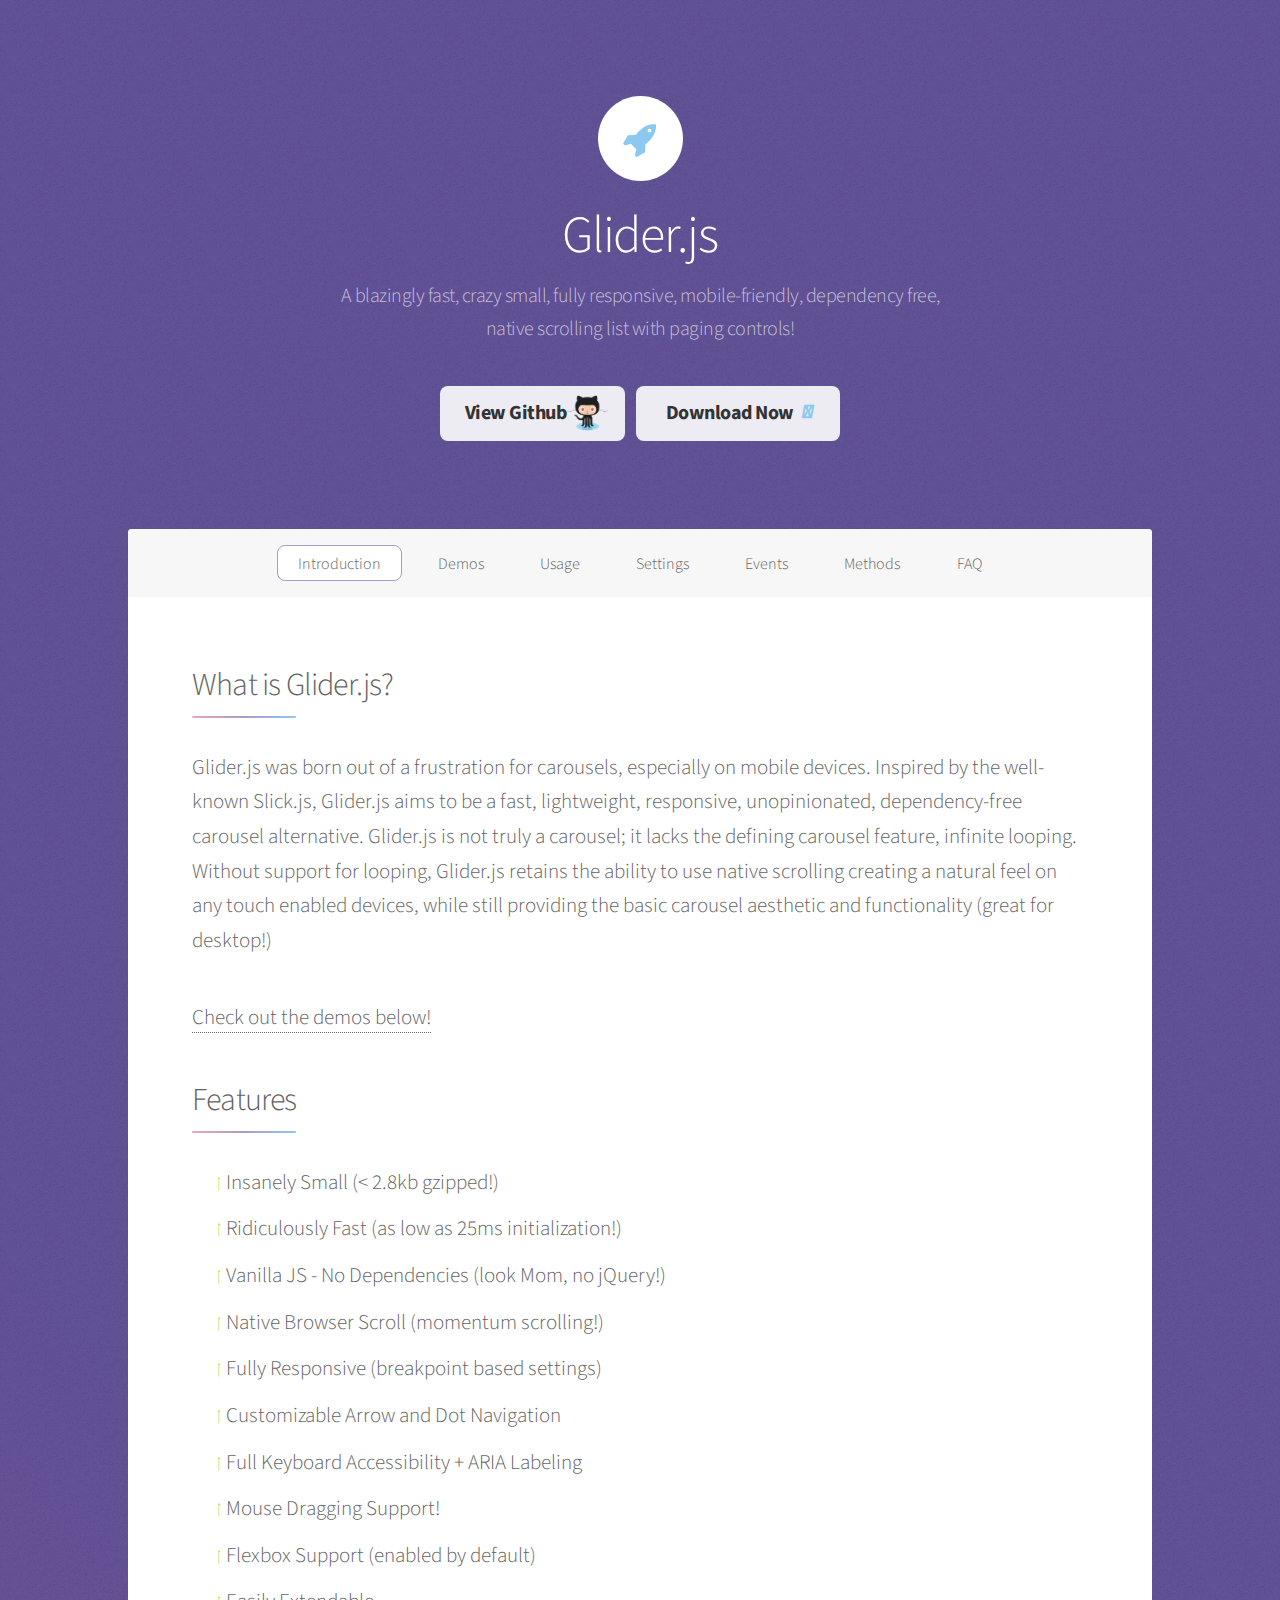
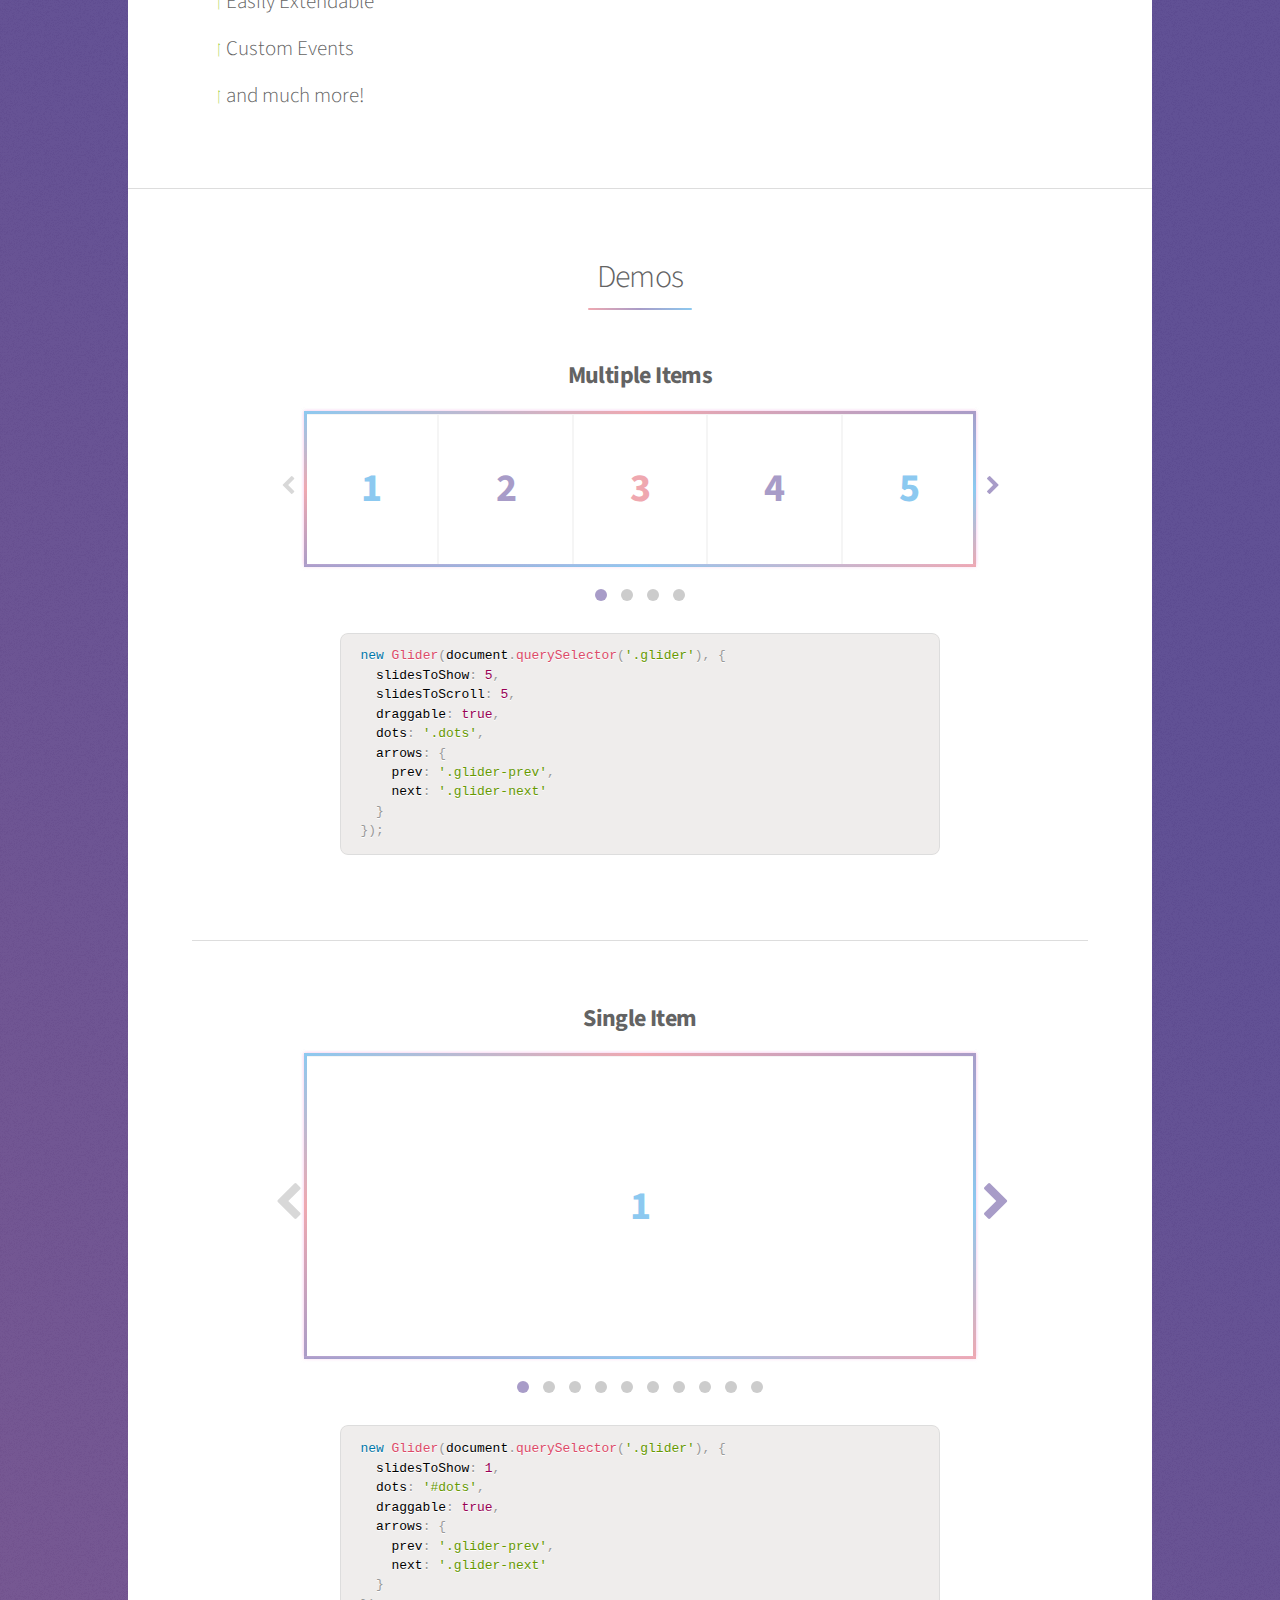
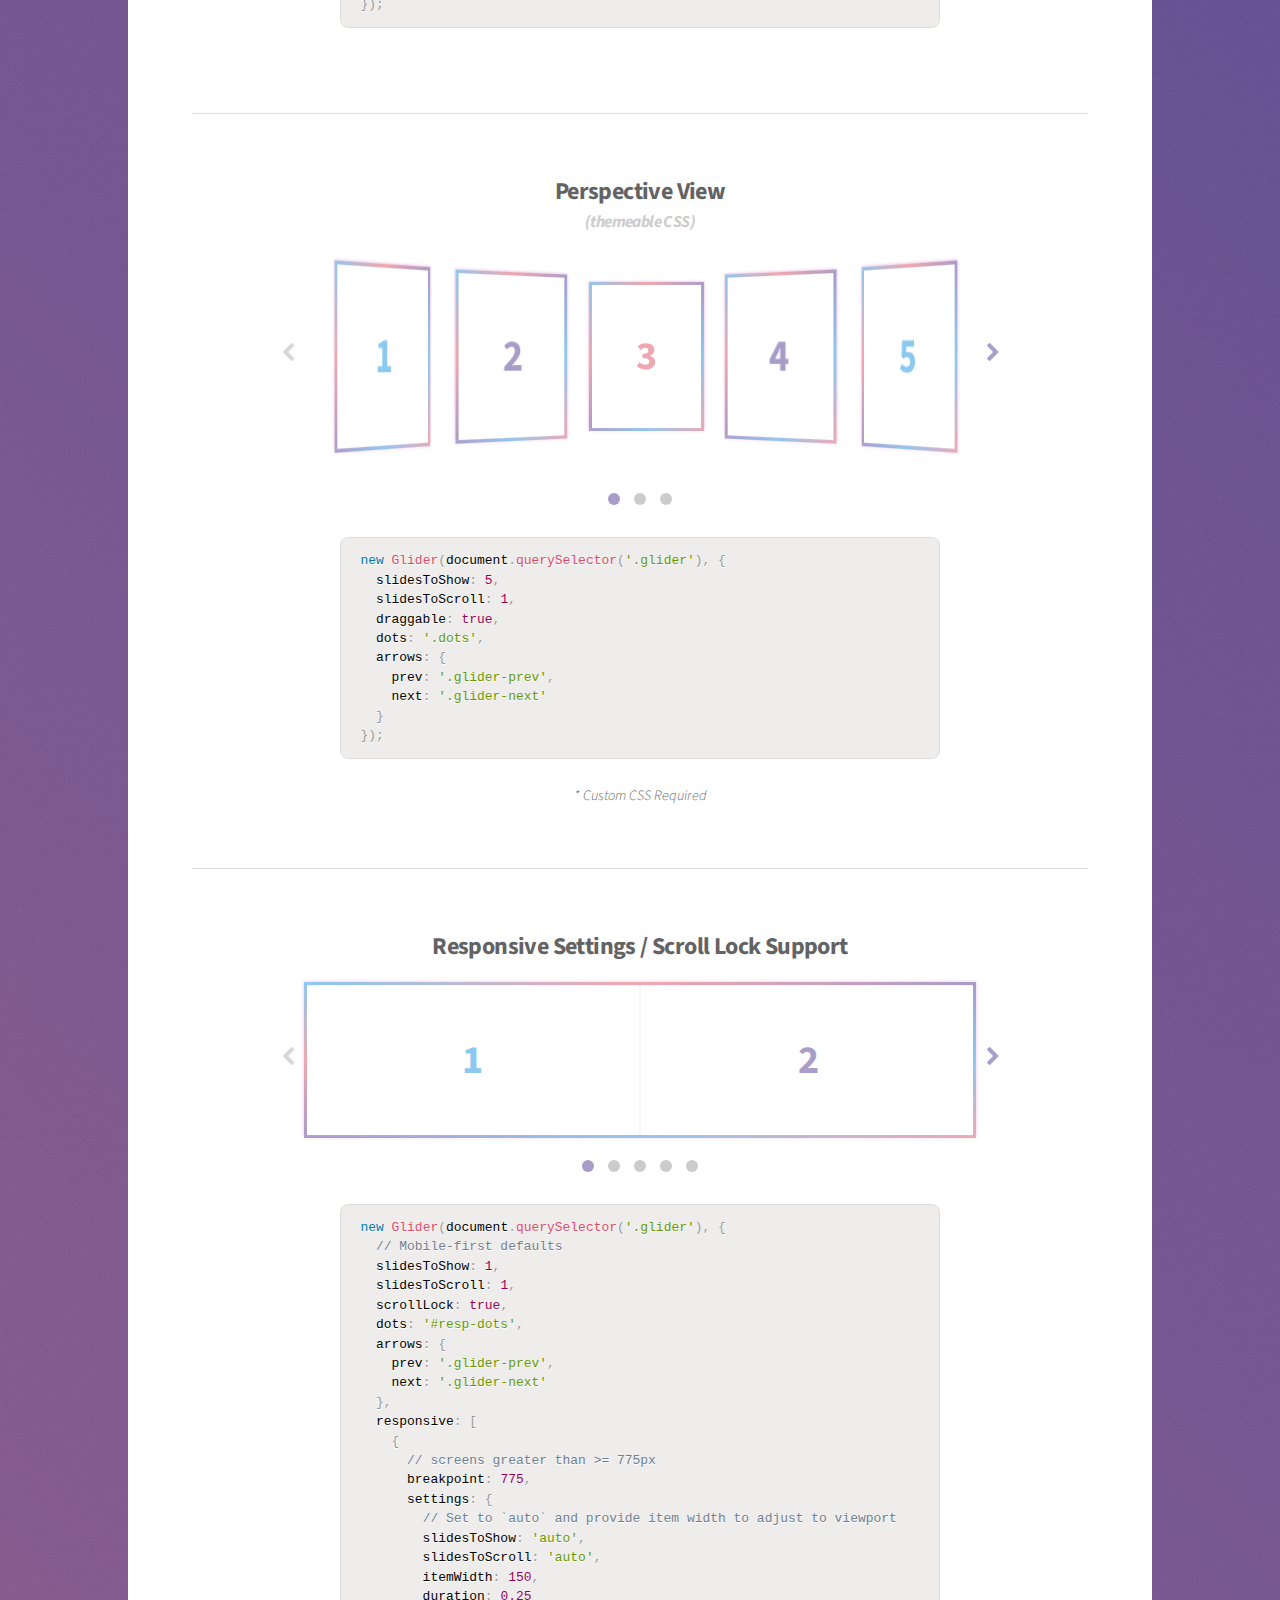
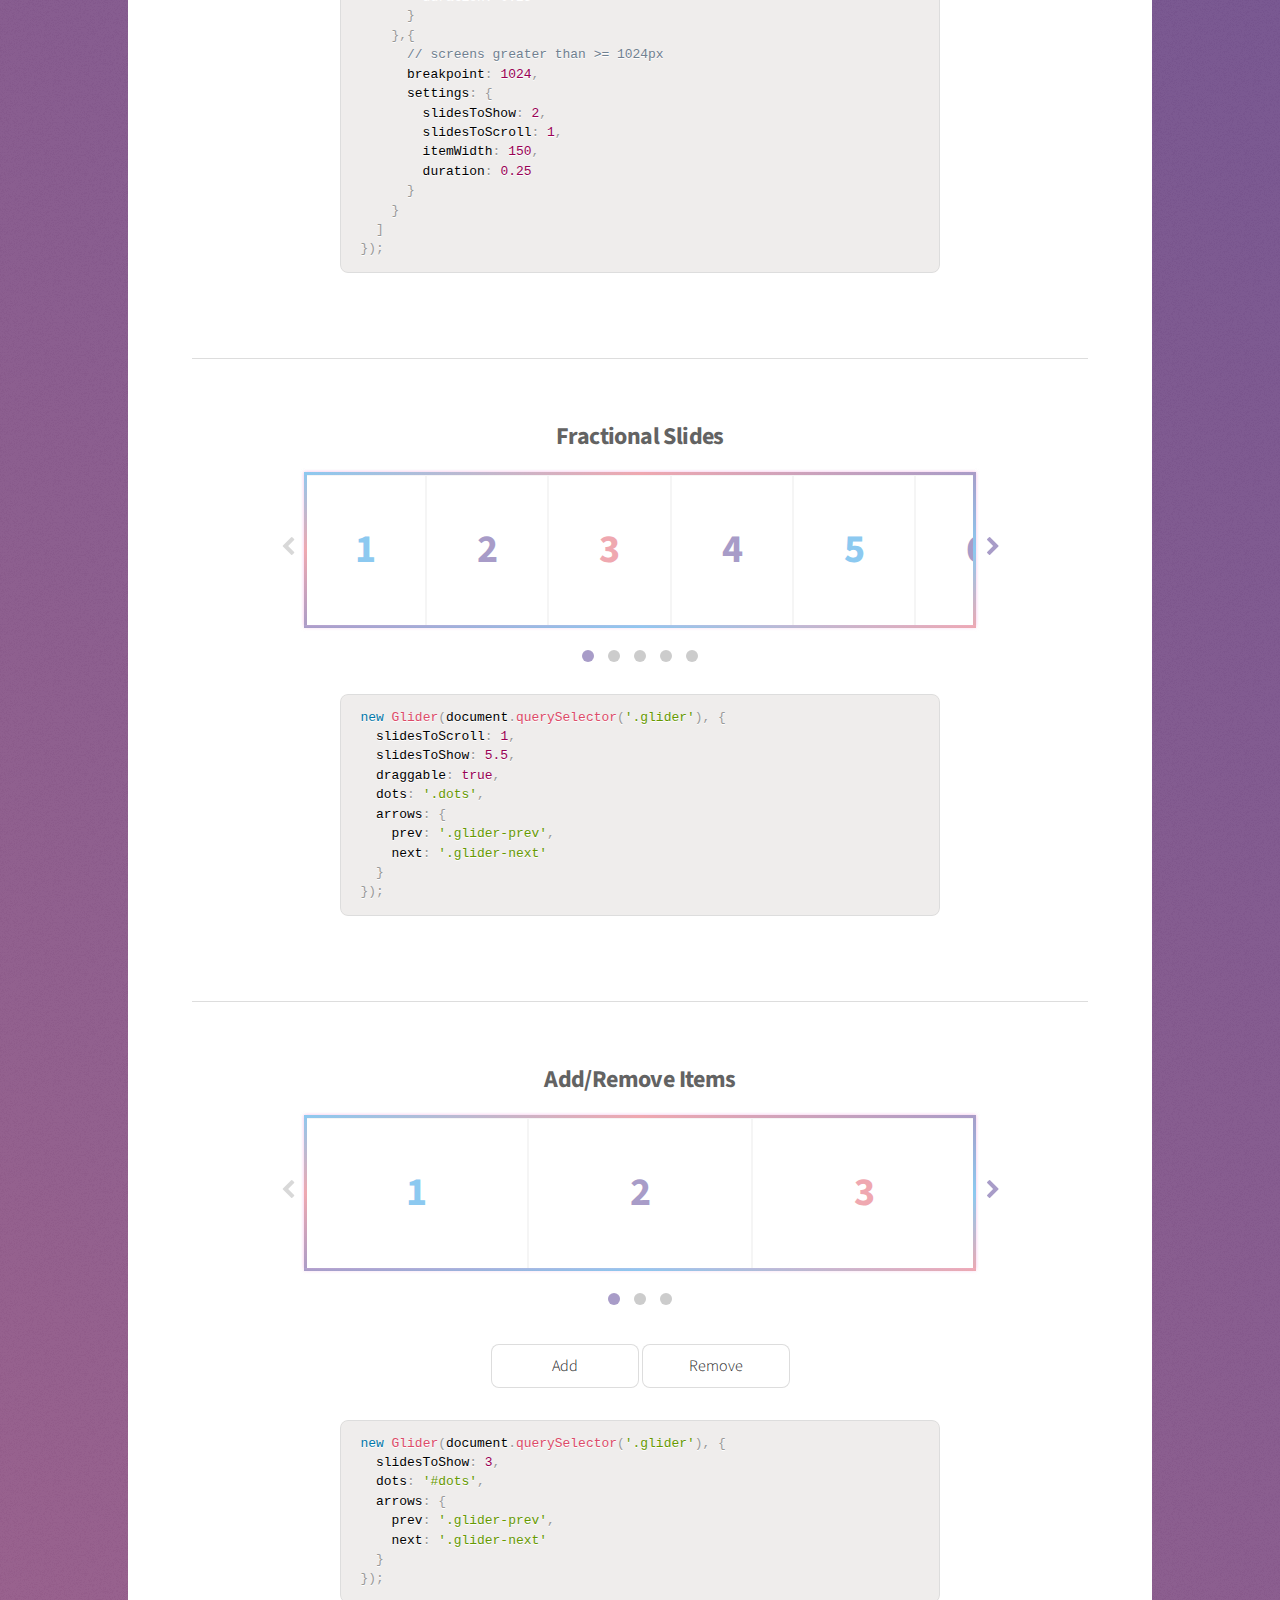
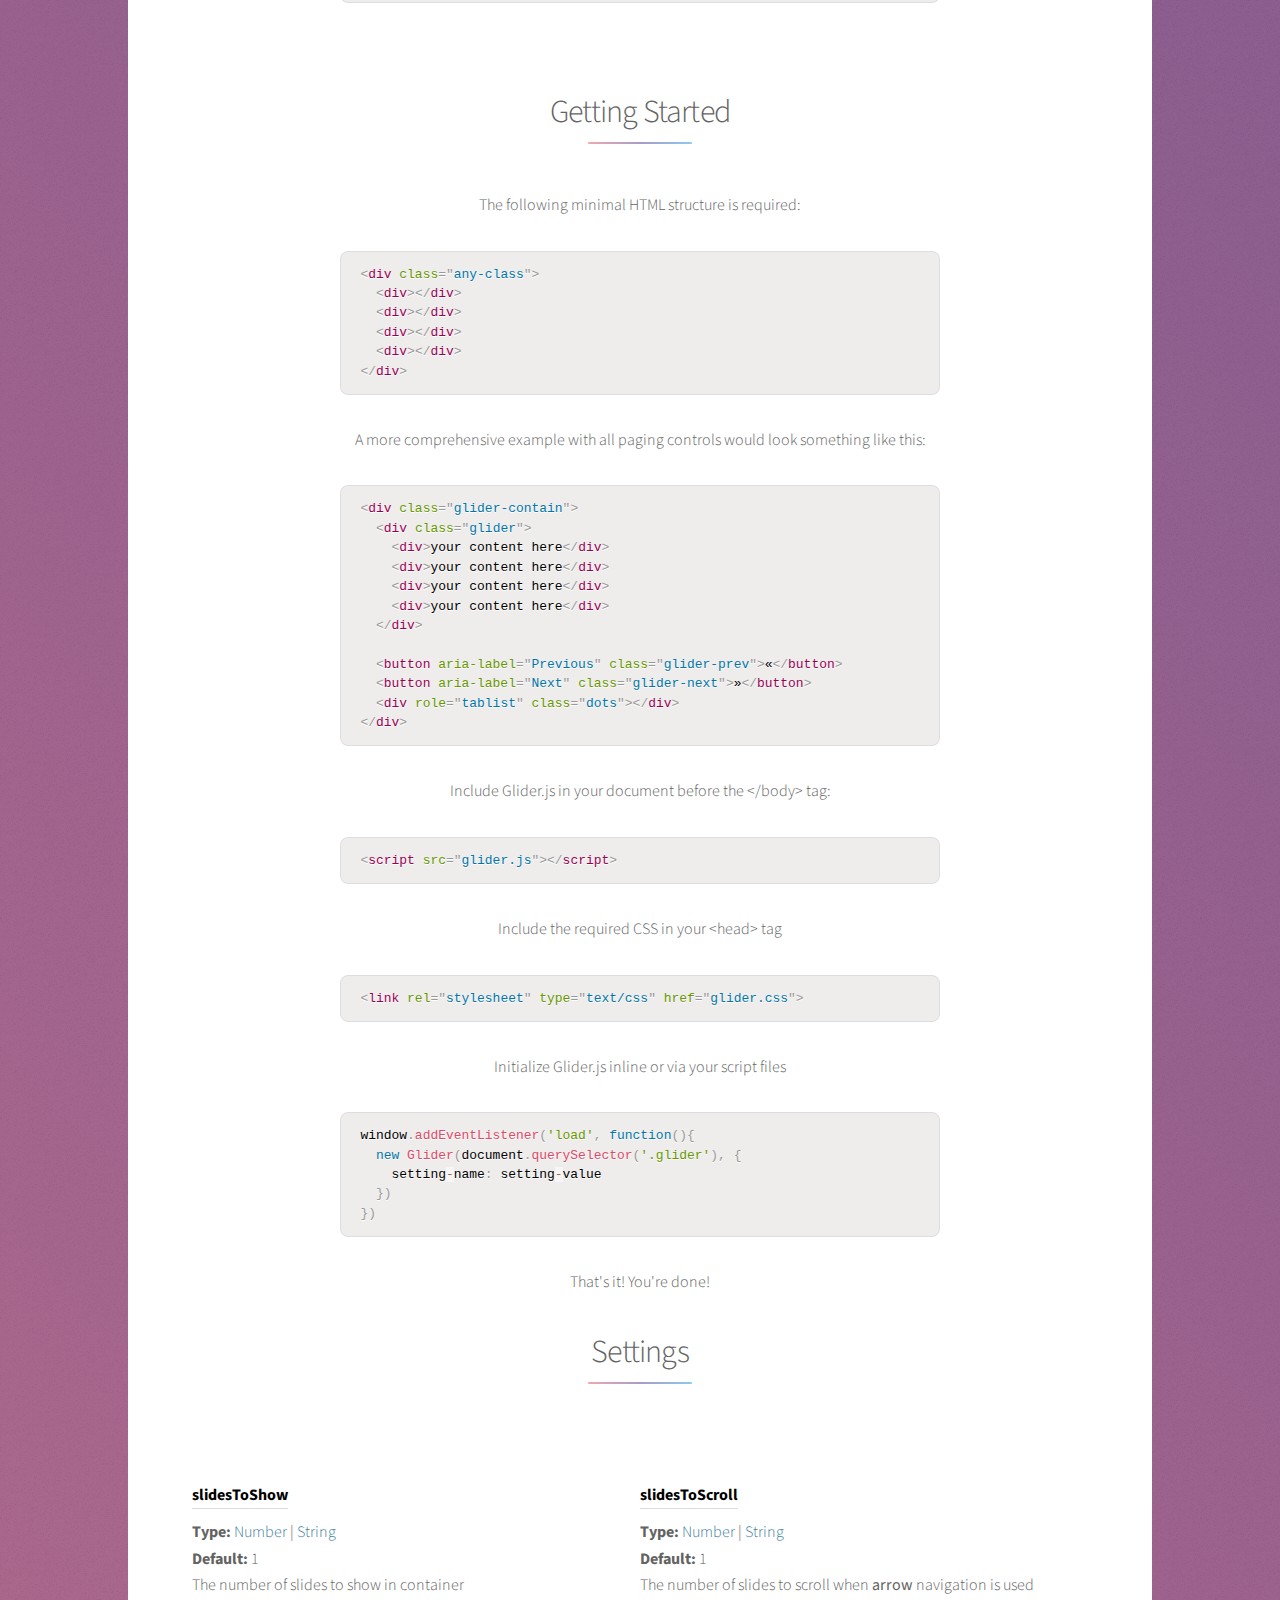
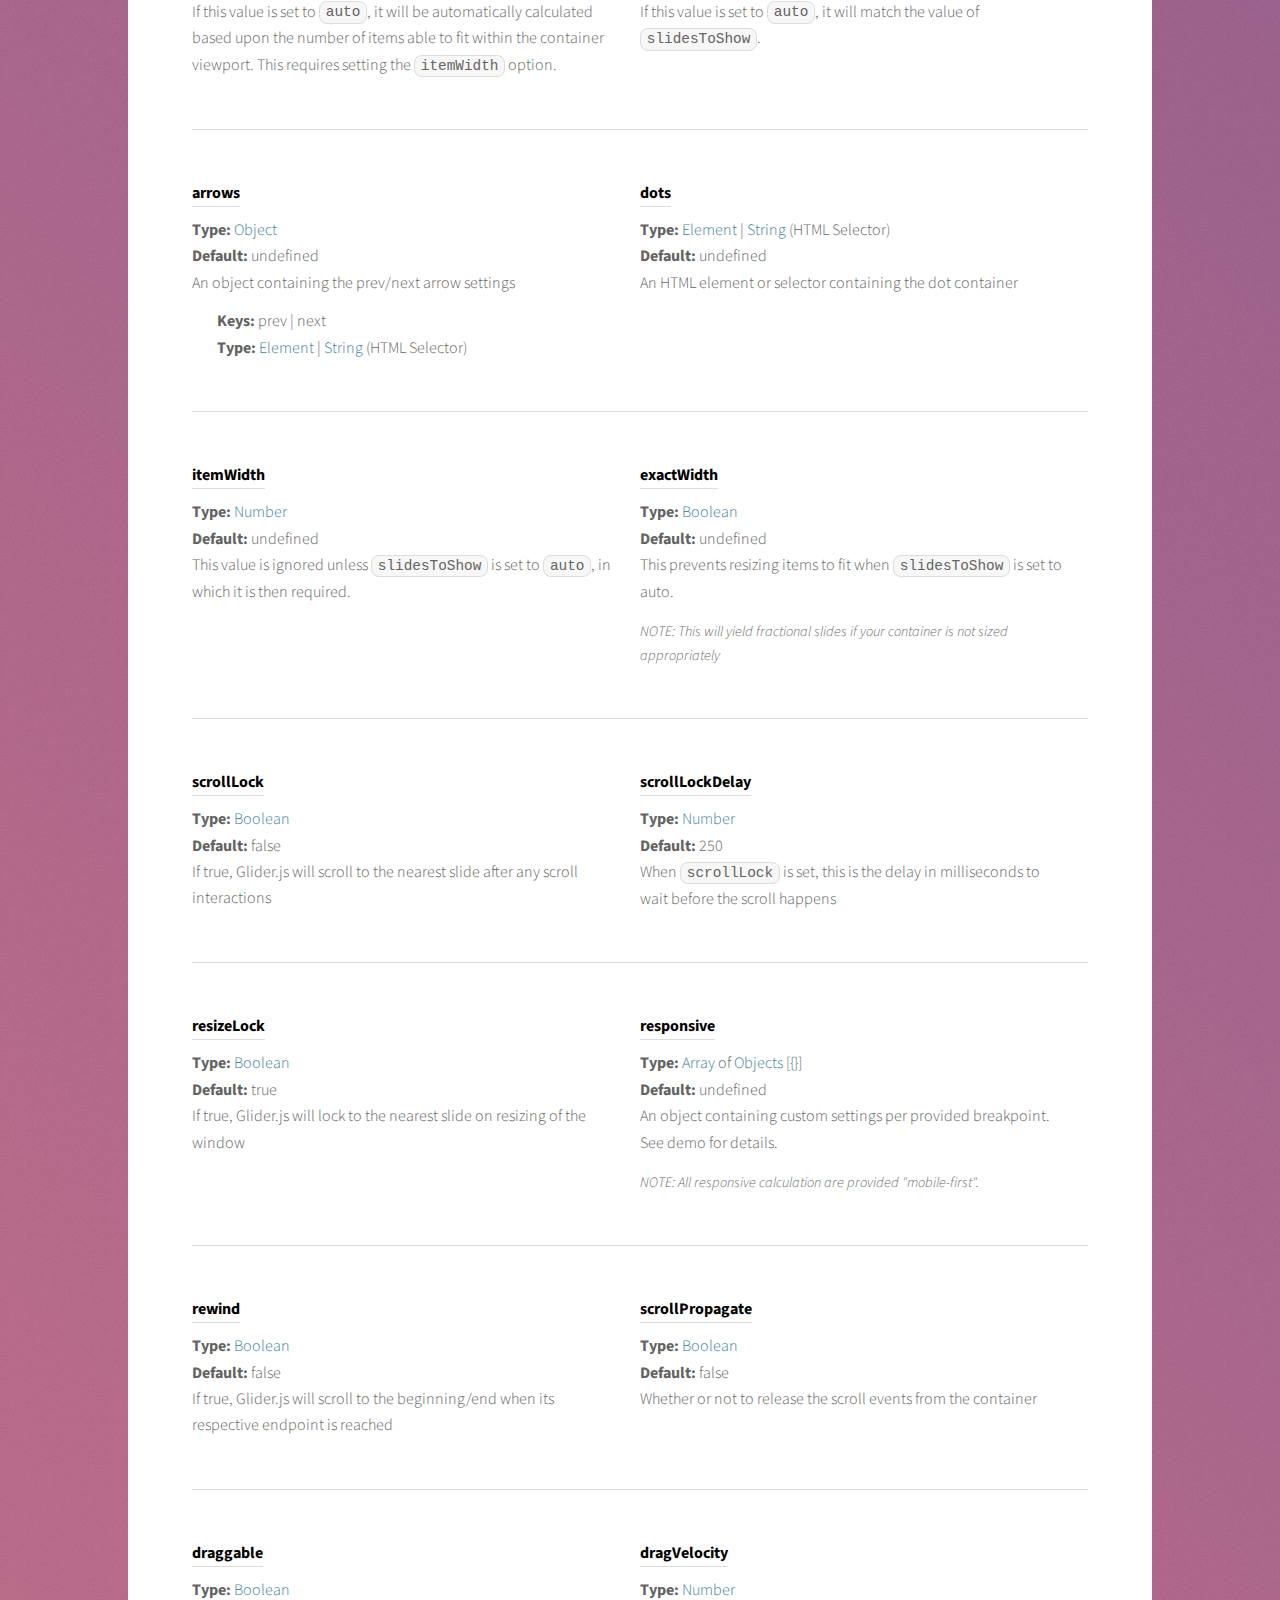
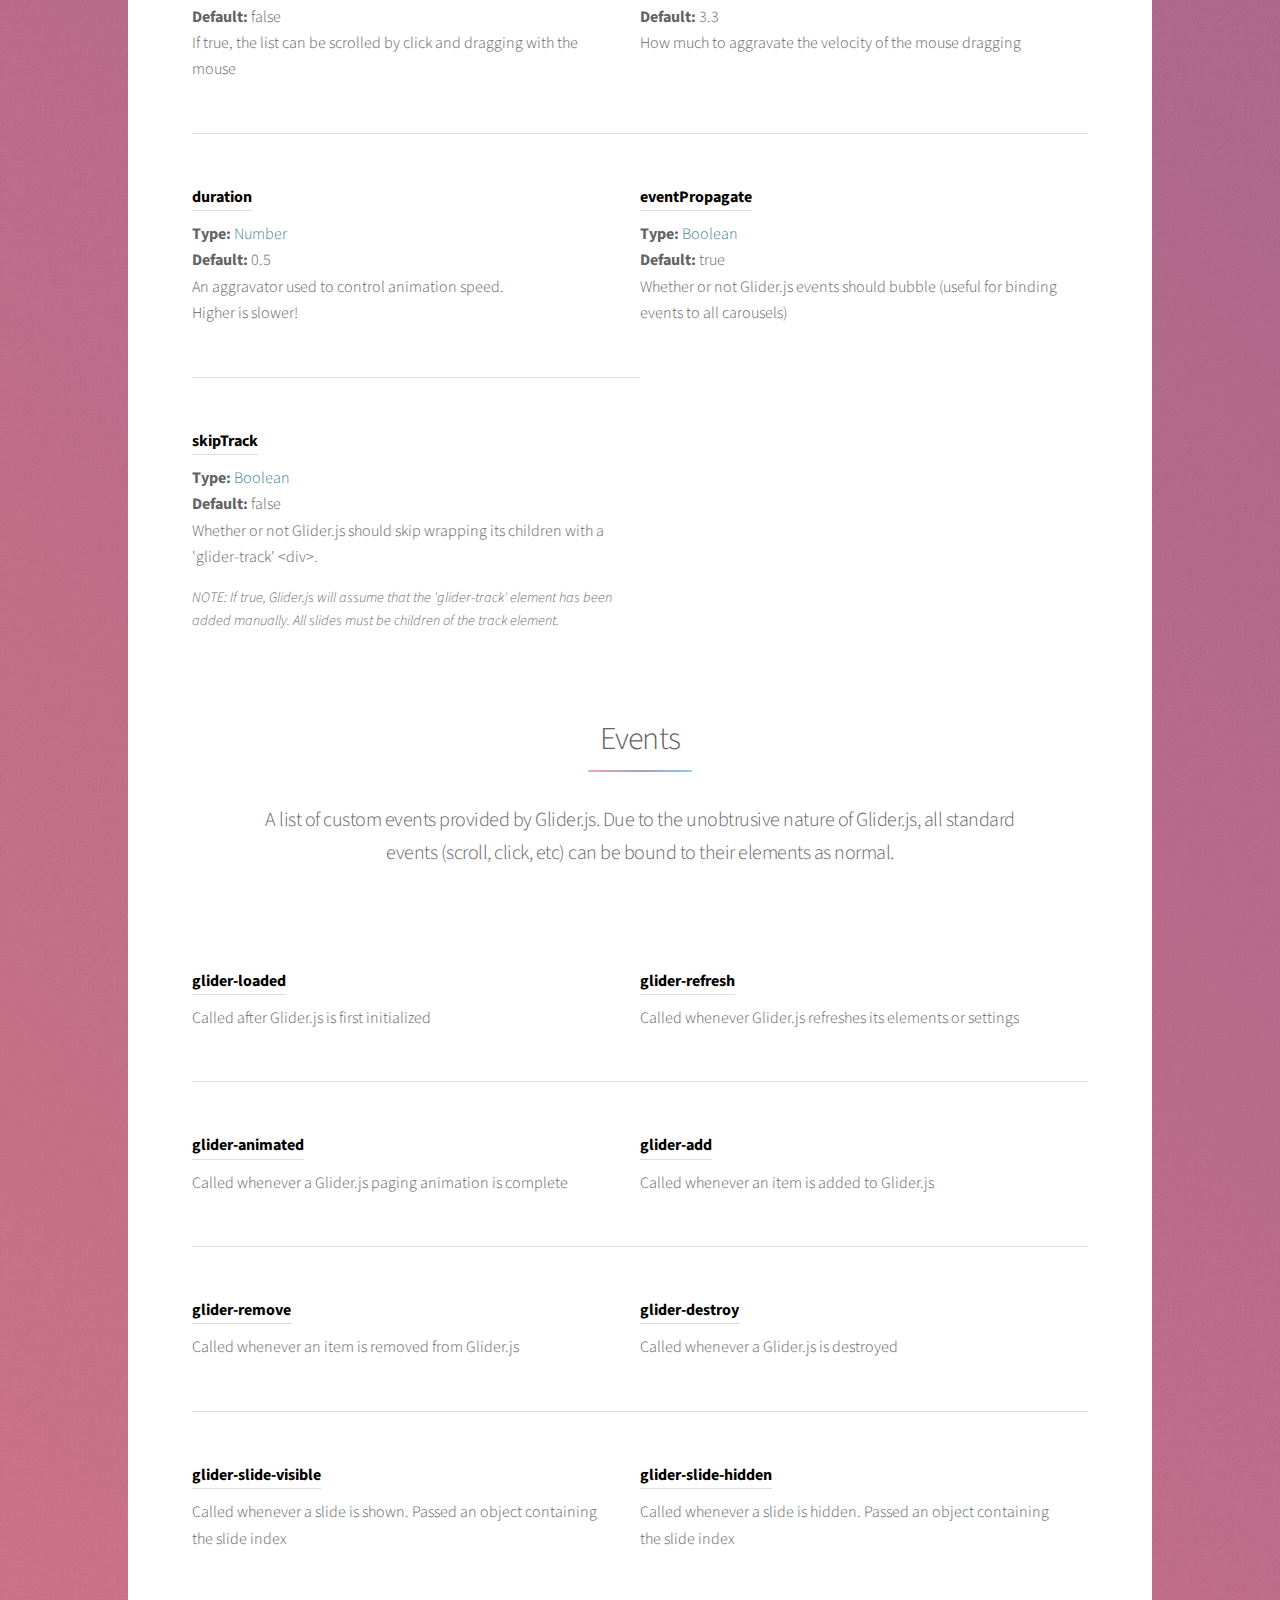
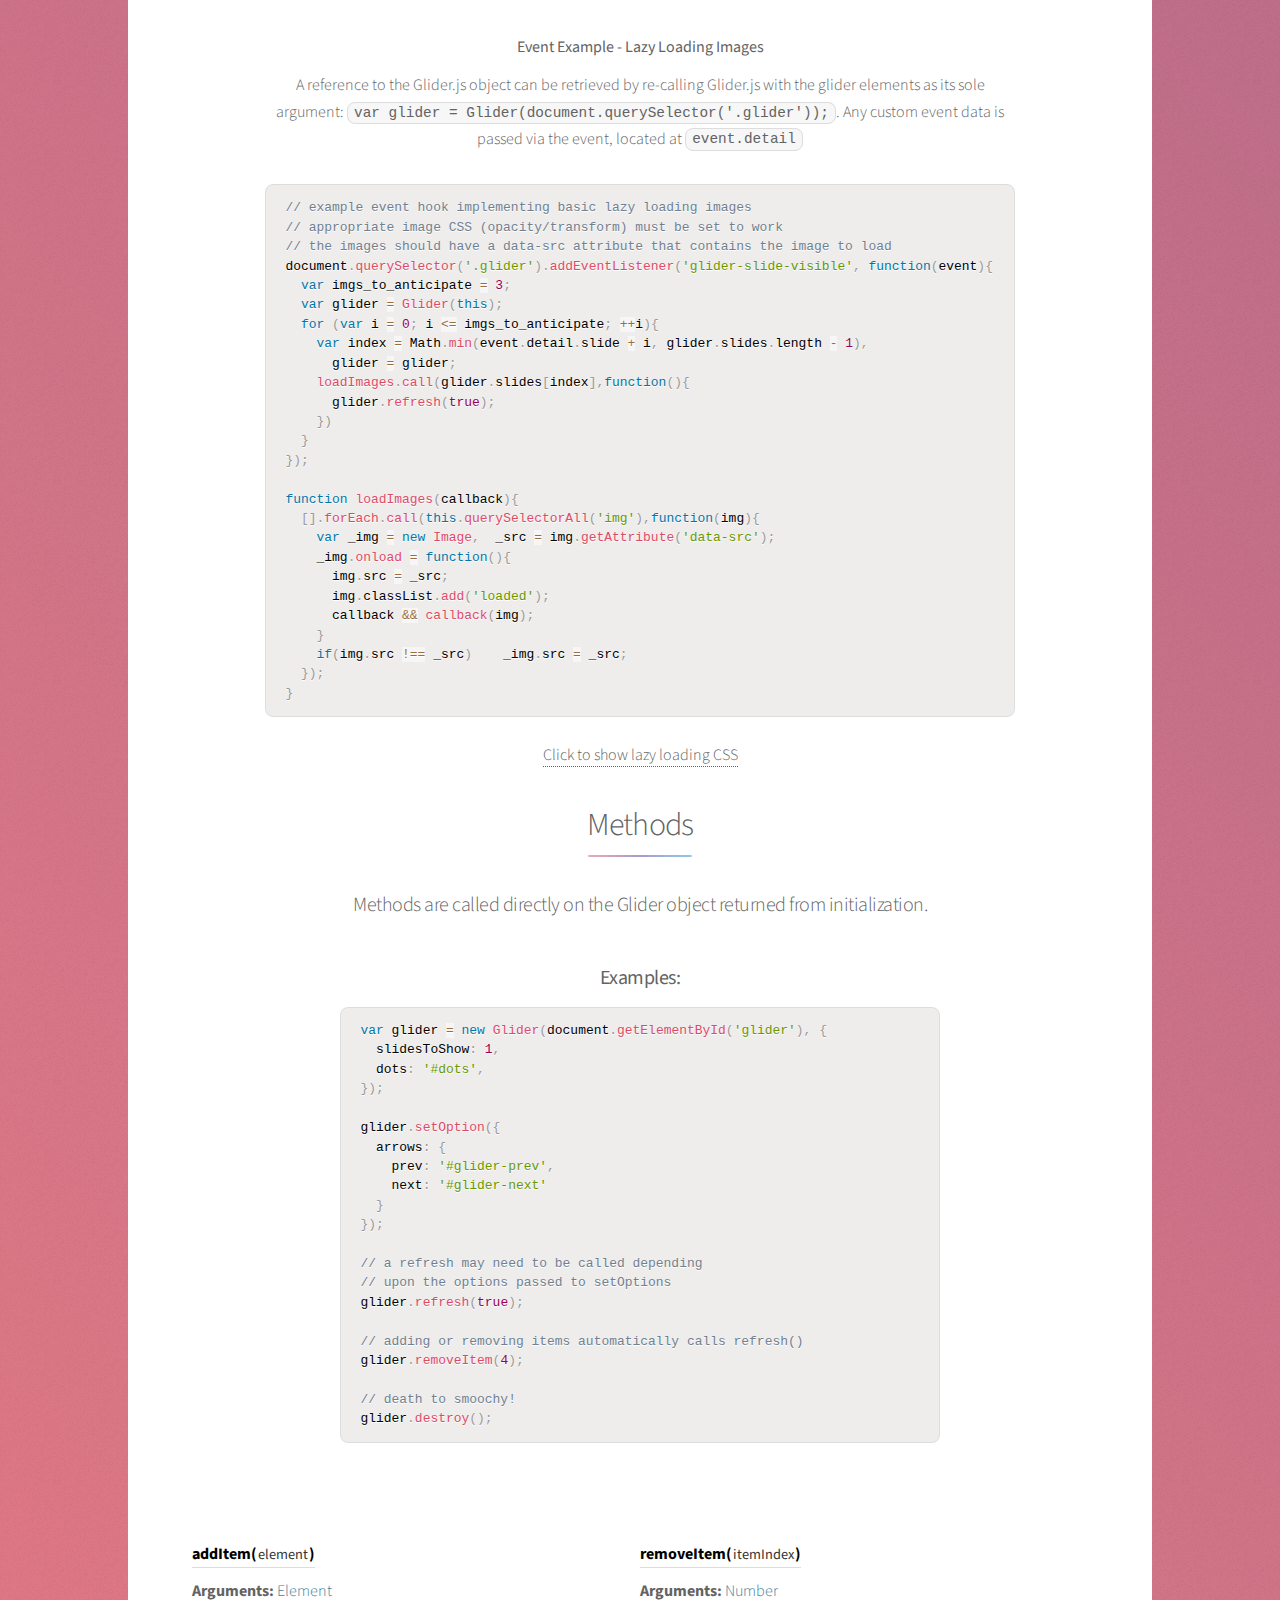
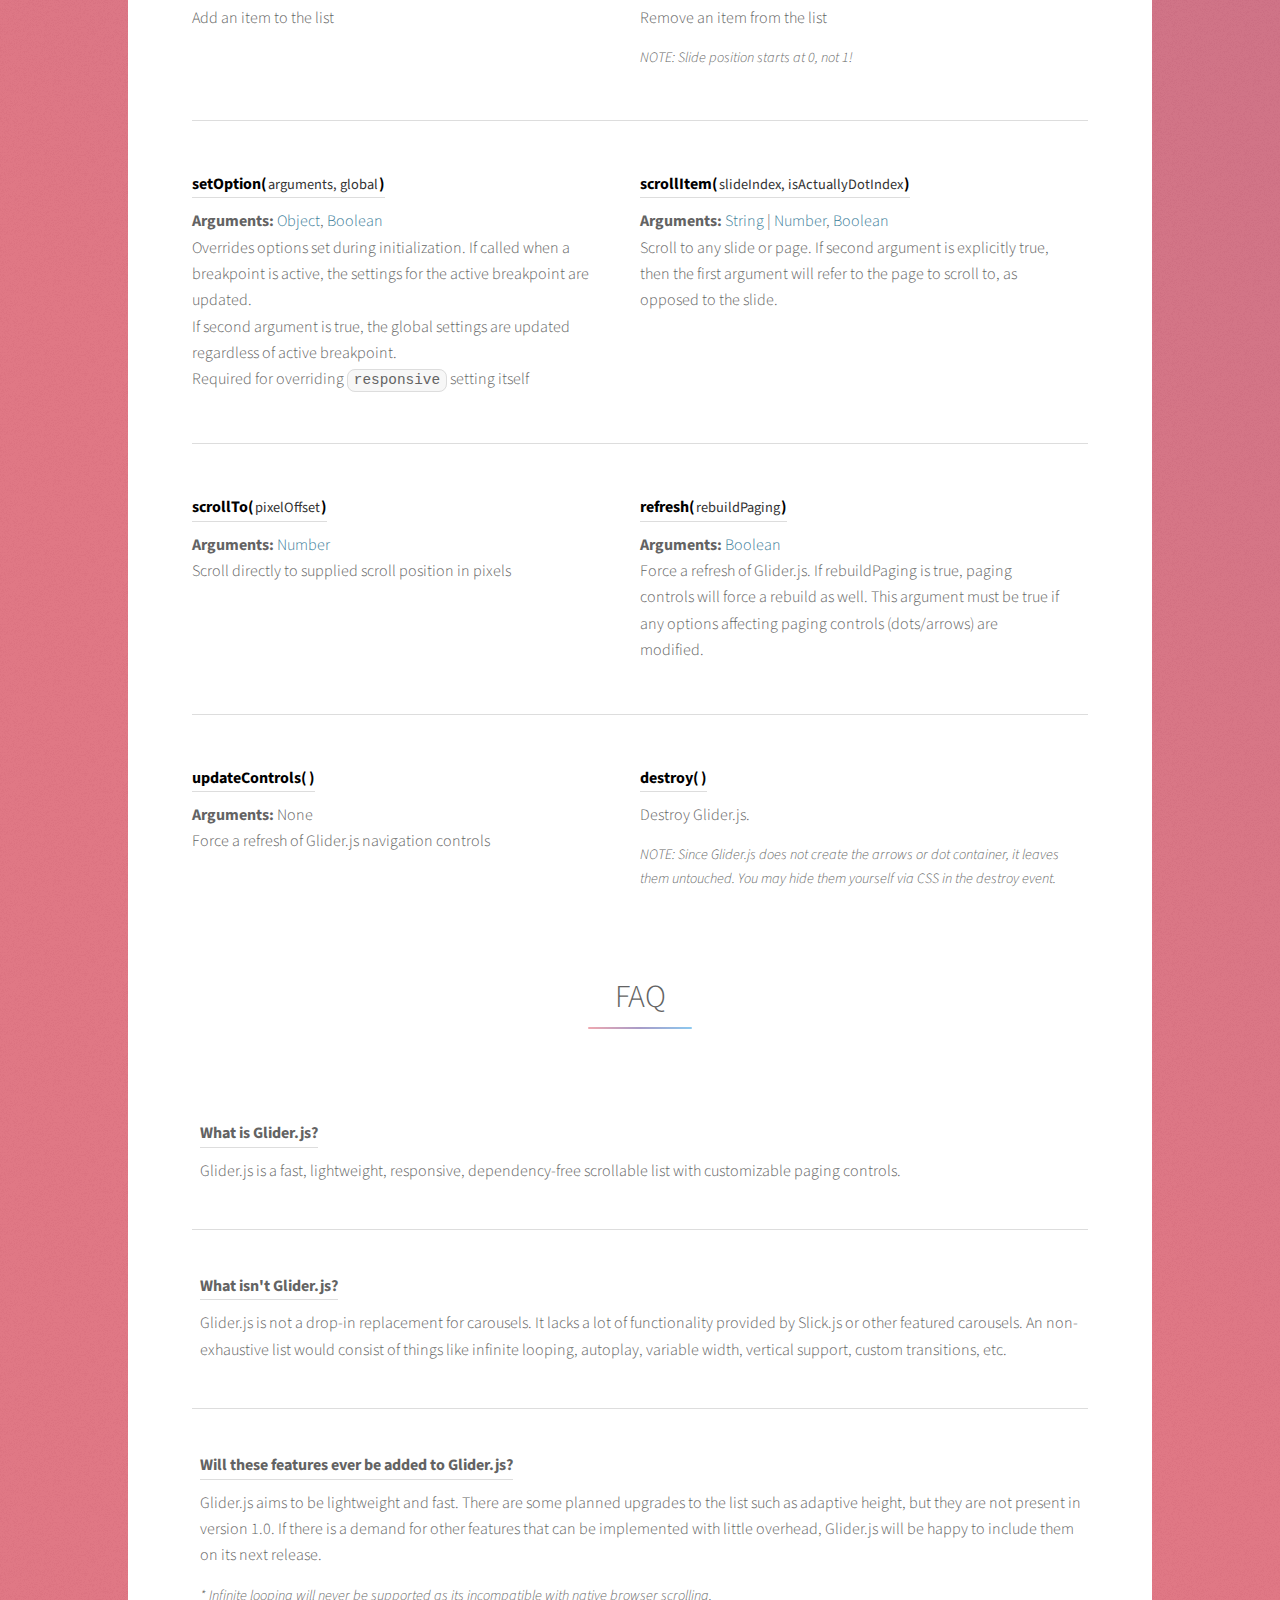
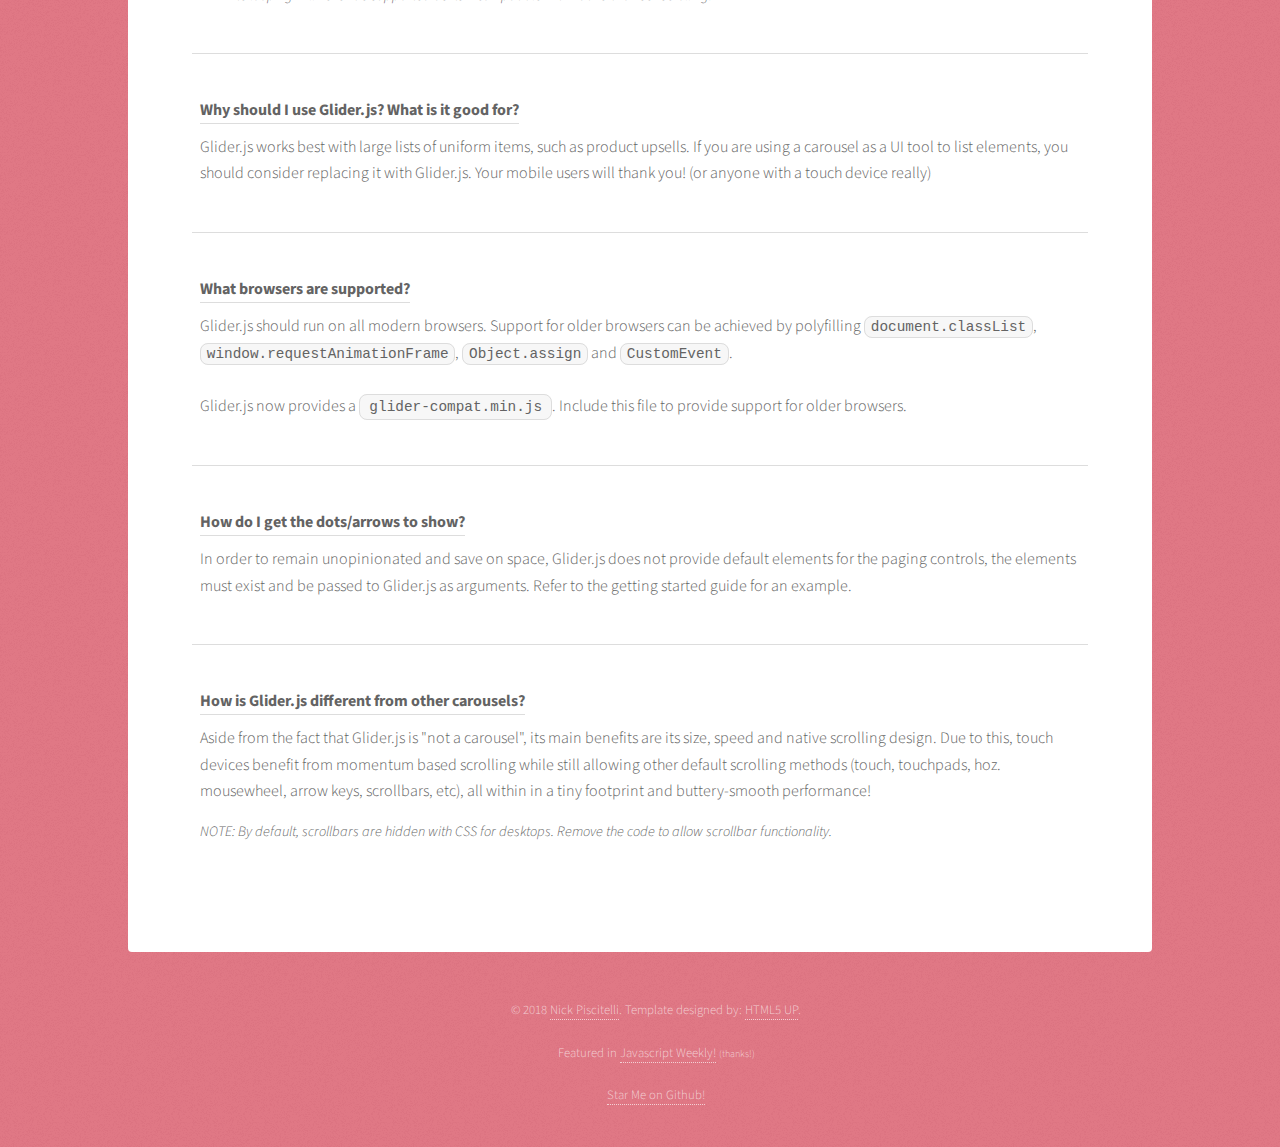
<file: assets/glider/Glider.js-master/docs/index.html>
<!DOCTYPE HTML>
<html>
<head>
  <!--

    _____ __ _     __                _
   / ___// /(_)___/ /___  ____      (_)___
  / (_ // // // _  // -_)/ __/_    / /(_-<
  \___//_//_/ \_,_/ \__//_/  (_)__/ //___/
                               |___/

  Version: 1.5
  Author: Nick Piscitelli (pickykneee)
  Website: https://nickpiscitelli.com
  License: MIT License
  Release Date: October 25th, 2018

  -->
  <title>Glider.js - A fast, lightweight carousel alternative</title>
  <meta charset="utf-8" />
  <link rel="shortcut icon" href="favicon.ico" type="image/x-icon" />
  <meta name='viewport' content='width=device-width, initial-scale=1.0, maximum-scale=1.0, user-scalable=0' />
  <link rel="canonical" href="https://nickpiscitelli.github.io/Glider.js/" />
  <link rel="stylesheet" href="https://use.fontawesome.com/releases/v5.4.1/css/all.css" integrity="sha384-5sAR7xN1Nv6T6+dT2mhtzEpVJvfS3NScPQTrOxhwjIuvcA67KV2R5Jz6kr4abQsz" crossorigin="anonymous">
  <link rel="stylesheet" href="assets/css/prism.css" />
  <link rel="stylesheet" href="assets/css/main.css" />
  <link rel="canonical" href="https://nickpiscitelli.github.io/Glider.js" />
  <noscript>
    <link rel="stylesheet" href="assets/css/noscript.css" />
  </noscript>
  <script src="assets/js/glider-compat.min.js"></script>
  <script src="assets/js/glider.min.js"></script>
</head>

<body class="is-preload">

  <!-- Wrapper -->
  <div id="wrapper">

    <!-- Header -->
    <header id="header" class="alt">
      <span class="logo"><img src="images/logo.svg" alt="" /></span>
      <h1>Glider.js</h1>
      <p>
        A blazingly fast, crazy small, fully responsive, mobile-friendly, dependency free,
        native scrolling list with paging controls!
      </p>
      <p>
        <a href="https://github.com/NickPiscitelli/Glider.js" class="button github">
          <img class="octo" src="images/octo.png" > <span class="mobileHide">View</span> Github
        </a>
        &nbsp;
        <a onclick="ga('send','event','Download Button');" href="https://github.com/NickPiscitelli/Glider.js/archive/master.zip" class="button">
          Download <span class="mobileHide">Now</span>
        <i class="zip fas fa-download dl-icon"></i>
        </a>
      </p>
    </header>

    <!-- Nav -->
    <nav id="nav">
      <ul>
        <li><a href="#intro" class="active">Introduction</a></li>
        <li><a href="#demos">Demos</a></li>
        <li><a href="#usage">Usage</a></li>
        <li><a href="#settings">Settings</a></li>
        <li><a href="#events">Events</a></li>
        <li><a href="#methods">Methods</a></li>
        <li><a href="#faq">FAQ</a></li>
      </ul>
    </nav>
    <!-- Main -->
    <div id="main">
      <!-- Introduction -->
      <section id="intro" class="main">
        <div class="spotlight">
          <div class="content">
            <header class="major">
              <h2>What is Glider.js?</h2>
            </header>
            <p>
              Glider.js was born out of a frustration for carousels, especially on mobile devices. Inspired by the well-known Slick.js, Glider.js aims
              to be a fast, lightweight, responsive, unopinionated, dependency-free carousel alternative. Glider.js is not truly a carousel; it lacks
              the defining carousel feature, infinite looping. Without support for looping, Glider.js retains the ability to use native scrolling creating
              a natural feel on any touch enabled devices, while still providing the basic carousel aesthetic and functionality (great for desktop!)
            </p>
            <p>
              <a href="#demos" class="smooth-scroll">Check out the demos below!</a>
            </p>

            <header class="major">
              <h2>Features</h2>
            </header>
            <ul class="script-features">
              <li><i class="fas fa-check"></i>Insanely Small (&lt; 2.8kb gzipped!)</li>
              <li><i class="fas fa-check"></i>Ridiculously Fast (as low as 25ms initialization!)</li>
              <li><i class="fas fa-check"></i>Vanilla JS - No Dependencies (look Mom, no jQuery!)</li>
              <li><i class="fas fa-check"></i>Native Browser Scroll (momentum scrolling!)</li>
              <li><i class="fas fa-check"></i>Fully Responsive (breakpoint based settings)</li>
              <li><i class="fas fa-check"></i>Customizable Arrow and Dot Navigation</li>
              <li><i class="fas fa-check"></i>Full Keyboard Accessibility + ARIA Labeling</li>
              <li><i class="fas fa-check"></i>Mouse Dragging Support!</li>
              <li><i class="fas fa-check"></i>Flexbox Support (enabled by default)</li>
              <li><i class="fas fa-check"></i>Easily Extendable</li>
              <li><i class="fas fa-check"></i>Custom Events</li>
              <li><i class="fas fa-check"></i>and much more!</li>
            </ul>
          </div>
        </div>
      </section>

      <!-- First Section -->
      <section id="demos" class="main special">
        <header class="major">
          <h2>Demos</h2>
        </header>

        <div class="demo first">
          <h2>Multiple Items</h2>
          <div data-name="Multiple Item" class="glider-contain multiple">
            <div class="gradient-border-bottom">
              <div class="gradient-border">
                <div class="glider" id="glider-double">
                  <div><h1>1</h1></div>
                  <div><h1>2</h1></div>
                  <div><h1>3</h1></div>
                  <div><h1>4</h1></div>
                  <div><h1>5</h1></div>
                  <div><h1>6</h1></div>
                  <div><h1>7</h1></div>
                  <div><h1>8</h1></div>
                  <div><h1>9</h1></div>
                  <div><h1>10</h1></div>
                  <div><h1>11</h1></div>
                  <div><h1>12</h1></div>
                  <div><h1>13</h1></div>
                  <div><h1>14</h1></div>
                  <div><h1>15</h1></div>
                  <div><h1>16</h1></div>
                  <div><h1>17</h1></div>
                  <div><h1>18</h1></div>
                </div>
              </div>
            </div>
            <button role="button" aria-label="Previous" class="glider-prev" id="glider-prev-2"><i class="fa fa-chevron-left"></i></i></button>
            <button role="button" aria-label="Next" class="glider-next" id="glider-next-2"><i class="fa fa-chevron-right"></i></i></button>
            <div id="dots2"></div>
          </div>
          <script>
            window.addEventListener('load', function () {
              window.glides = new Glider(document.getElementById('glider-double'), {
                slidesToShow: 5,
                slidesToScroll: 5,
                draggable: true,
                dots: '#dots2',
                arrows: {
                  prev: '#glider-prev-2',
                  next: '#glider-next-2'
                }
              })
            });
          </script>
          <pre class="line-numbers language-javascript">
            <code class="line-numbers language-javascript">
              new Glider(document.querySelector('.glider'), {
                slidesToShow: 5,
                slidesToScroll: 5,
                draggable: true,
                dots: '.dots',
                arrows: {
                  prev: '.glider-prev',
                  next: '.glider-next'
                }
              });
            </code>
          </pre>
        </div>


        <div class="demo">
          <h2>Single Item</h2>
          <div data-name="Single Item" class="glider-contain">
            <div class="gradient-border-bottom">
              <div class="gradient-border">
                <div class="glider" id="glider-single">
                  <div><h1>1</h1></div>
                  <div><h1>2</h1></div>
                  <div><h1>3</h1></div>
                  <div><h1>4</h1></div>
                  <div><h1>5</h1></div>
                  <div><h1>6</h1></div>
                  <div><h1>7</h1></div>
                  <div><h1>8</h1></div>
                  <div><h1>9</h1></div>
                  <div><h1>10</h1></div>
                </div>
              </div>
            </div>
            <button role="button" aria-label="Previous" class="glider-prev" id="glider-prev"><i class="fa fa-chevron-left"></i></i></button>
            <button role="button" aria-label="Next" class="glider-next" id="glider-next"><i class="fa fa-chevron-right"></i></i></button>
            <div id="dots"></div>
          </div>
          <script>
            window.addEventListener('load', function(){
              new Glider(document.getElementById('glider-single'), {
                slidesToShow: 1,
                dots: '#dots',
                draggable: true,
                arrows: {
                  prev: '#glider-prev',
                  next: '#glider-next'
                },
                easing: function (x, t, b, c, d) {
                  return c*(t/=d)*t + b;
                }
              });
            });
          </script>

          <pre class="line-numbers language-javascript">
            <code class="line-numbers language-javascript">
              new Glider(document.querySelector('.glider'), {
                slidesToShow: 1,
                dots: '#dots',
                draggable: true,
                arrows: {
                  prev: '.glider-prev',
                  next: '.glider-next'
                }
              });
            </code>
          </pre>
        </div>

        <div class="demo persp">
          <h2>Perspective View<span class="aside">(themeable CSS)</span></h2>
          <div data-name="Perspective View" class="glider-contain multiple">
            <div class="glider glider-persp" id="glider-persp">
              <div><div class="gradient-border-bottom"><div class="gradient-border"><h1>1</h1></div></div></div>
              <div><div class="gradient-border-bottom"><div class="gradient-border"><h1>2</h1></div></div></div>
              <div><div class="gradient-border-bottom"><div class="gradient-border"><h1>3</h1></div></div></div>
              <div><div class="gradient-border-bottom"><div class="gradient-border"><h1>4</h1></div></div></div>
              <div><div class="gradient-border-bottom"><div class="gradient-border"><h1>5</h1></div></div></div>
              <div><div class="gradient-border-bottom"><div class="gradient-border"><h1>6</h1></div></div></div>
              <div><div class="gradient-border-bottom"><div class="gradient-border"><h1>7</h1></div></div></div>
              <div><div class="gradient-border-bottom"><div class="gradient-border"><h1>8</h1></div></div></div>
              <div><div class="gradient-border-bottom"><div class="gradient-border"><h1>9</h1></div></div></div>
              <div><div class="gradient-border-bottom"><div class="gradient-border"><h1>10</h1></div></div></div>
              <div><div class="gradient-border-bottom"><div class="gradient-border"><h1>11</h1></div></div></div>
              <div><div class="gradient-border-bottom"><div class="gradient-border"><h1>12</h1></div></div></div>
              <div><div class="gradient-border-bottom"><div class="gradient-border"><h1>13</h1></div></div></div>
              <div><div class="gradient-border-bottom"><div class="gradient-border"><h1>14</h1></div></div></div>
              <div><div class="gradient-border-bottom"><div class="gradient-border"><h1>15</h1></div></div></div>
            </div>
            <button role="button" aria-label="Previous" class="glider-prev" id="glider-prev-per"><i class="fa fa-chevron-left"></i></i></button>
            <button role="button" aria-label="Next" class="glider-next" id="glider-next-per"><i class="fa fa-chevron-right"></i></i></button>
            <div id="dots-per"></div>
          </div>
          <script>
            window.addEventListener('load', function () {
              window.glides = new Glider(document.getElementById('glider-persp'), {
                slidesToShow: 5,
                slidesToScroll: 1,
                draggable: true,
                dots: '#dots-per',
                arrows: {
                  prev: '#glider-prev-per',
                  next: '#glider-next-per'
                }
              })
            });
          </script>
          <pre class="line-numbers language-javascript">
            <code class="line-numbers language-javascript">
              new Glider(document.querySelector('.glider'), {
                slidesToShow: 5,
                slidesToScroll: 1,
                draggable: true,
                dots: '.dots',
                arrows: {
                  prev: '.glider-prev',
                  next: '.glider-next'
                }
              });
            </code>
          </pre>
          <span class="aside">* Custom CSS Required</span>
        </div>
        <div class="demo">
          <h2>Responsive Settings / Scroll Lock Support</h2>
          <div data-name="Responsive Settings" class="glider-contain multiple">
            <div class="gradient-border-bottom">
              <div class="gradient-border">
                <div class="glider" id="glider-resp">
                  <div><h1>1</h1></div>
                  <div><h1>2</h1></div>
                  <div><h1>3</h1></div>
                  <div><h1>4</h1></div>
                  <div><h1>5</h1></div>
                  <div><h1>6</h1></div>
                  <div><h1>7</h1></div>
                  <div><h1>8</h1></div>
                  <div><h1>9</h1></div>
                  <div><h1>10</h1></div>
                </div>
              </div>
            </div>
            <button role="button" aria-label="Previous" class="glider-prev" id="glider-prev-resp"><i class="fa fa-chevron-left"></i></i></button>
            <button role="button" aria-label="Next" class="glider-next" id="glider-next-resp"><i class="fa fa-chevron-right"></i></i></button>
            <div id="resp-dots"></div>
          </div>
          <script>
            window.addEventListener('load',function(){
              new Glider(document.querySelector('#glider-resp'), {
                // Mobile-first defaults
                slidesToShow: 1,
                slidesToScroll: 1,
                scrollLock: true,
                dots: '#resp-dots',
                arrows: {
                  prev: '#glider-prev-resp',
                  next: '#glider-next-resp'
                },
                responsive: [
                  {
                    breakpoint: 775,
                    settings: {
                      slidesToShow: 'auto',
                      slidesToScroll: 'auto',
                      itemWidth: 150,
                      duration: 0.25
                    }
                  },{
                    breakpoint: 1024,
                    settings: {
                      slidesToShow: 2,
                      slidesToScroll: 1,
                      itemWidth: 150,
                      duration: 0.25
                    }
                  }
                ]
              })
            });
          </script>

          <pre class="line-numbers language-javascript">
            <code class="line-numbers language-javascript">
              new Glider(document.querySelector('.glider'), {
                // Mobile-first defaults
                slidesToShow: 1,
                slidesToScroll: 1,
                scrollLock: true,
                dots: '#resp-dots',
                arrows: {
                  prev: '.glider-prev',
                  next: '.glider-next'
                },
                responsive: [
                  {
                    // screens greater than >= 775px
                    breakpoint: 775,
                    settings: {
                      // Set to `auto` and provide item width to adjust to viewport
                      slidesToShow: 'auto',
                      slidesToScroll: 'auto',
                      itemWidth: 150,
                      duration: 0.25
                    }
                  },{
                    // screens greater than >= 1024px
                    breakpoint: 1024,
                    settings: {
                      slidesToShow: 2,
                      slidesToScroll: 1,
                      itemWidth: 150,
                      duration: 0.25
                    }
                  }
                ]
              });
            </code>
          </pre>
        </div>

        <div class="demo">
          <h2>Fractional Slides</h2>
          <div data-name="Fractional Slides" class="glider-contain multiple">
            <div class="gradient-border-bottom">
              <div class="gradient-border">
                <div class="glider" id="glider-cut">
                  <div><h1>1</h1></div>
                  <div><h1>2</h1></div>
                  <div><h1>3</h1></div>
                  <div><h1>4</h1></div>
                  <div><h1>5</h1></div>
                  <div><h1>6</h1></div>
                  <div><h1>7</h1></div>
                  <div><h1>8</h1></div>
                  <div><h1>9</h1></div>
                  <div><h1>10</h1></div>
                  <div><h1>11</h1></div>
                  <div><h1>12</h1></div>
                  <div><h1>13</h1></div>
                  <div><h1>14</h1></div>
                  <div><h1>15</h1></div>
                  <div><h1>16</h1></div>
                  <div><h1>17</h1></div>
                  <div><h1>18</h1></div>
                  <div><h1>19</h1></div>
                  <div><h1>20</h1></div>
                  <div><h1>21</h1></div>
                  <div><h1>22</h1></div>
                  <div><h1>23</h1></div>
                  <div><h1>24</h1></div>
                </div>
              </div>
            </div>
            <button role="button" aria-label="Previous" class="glider-prev" id="cut-prev"><i class="fa fa-chevron-left"></i></i></button>
            <button role="button" aria-label="Next" class="glider-next" id="cut-next"><i class="fa fa-chevron-right"></i></i></button>
            <div role="tablist" id="frac-dots"></div>
          </div>
          <script>
            window.addEventListener('load',function(){
              var glider = new Glider(document.getElementById('glider-cut'), {
                slidesToScroll: 1,
                slidesToShow: 5.5,
                draggable: true,
                dots: '#frac-dots',
                arrows: {
                  prev: '#cut-prev',
                  next: '#cut-next'
                }
              });
            })
          </script>

          <pre class="line-numbers language-javascript">
            <code class="line-numbers language-javascript">
              new Glider(document.querySelector('.glider'), {
                slidesToScroll: 1,
                slidesToShow: 5.5,
                draggable: true,
                dots: '.dots',
                arrows: {
                  prev: '.glider-prev',
                  next: '.glider-next'
                }
              });
            </code>
          </pre>
        </div>

        <div class="demo">
          <div id="add"><h1></h1></div>
          <h2>Add/Remove Items</h2>
          <div data-name="Add/Remove Items" class="glider-contain multiple">
            <div class="gradient-border-bottom">
              <div class="gradient-border">
                <div class="glider" id="glider-add">
                  <div><h1>1</h1></div>
                  <div><h1>2</h1></div>
                  <div><h1>3</h1></div>
                  <div><h1>4</h1></div>
                  <div><h1>5</h1></div>
                  <div><h1>6</h1></div>
                  <div><h1>7</h1></div>
                  <div><h1>8</h1></div>
                  <div><h1>9</h1></div>
                </div>
              </div>
            </div>
            <button role="button" aria-label="Previous" class="glider-prev" id="glider-prev-add"><i class="fa fa-chevron-left"></i></i></button>
            <button role="button" aria-label="Next" class="glider-next" id="glider-next-add"><i class="fa fa-chevron-right"></i></i></button>
            <div id="add-dots"></div>
          </div>
          <p class="buttons">
            <a class="button" id="addSlide">Add</a>
            <a class="button" id="removeSlide">Remove</a>
          </p>
          <script>
          window.addEventListener('load',function(){
            var glider = new Glider(document.getElementById('glider-add'), {
              slidesToShow: 3,
              duration: .6,
              dots: '#add-dots',
              arrows: {
                prev: '#glider-prev-add',
                next: '#glider-next-add'
              }
            });
            document.getElementById('addSlide').addEventListener('click',function(){
              var ele = document.getElementById('add').cloneNode(true);
              ele.id = '';
              ele.querySelector('h1').textContent = glider.slides.length + 1;
              glider.addItem(ele);
              try{
                ga('send','event','Add/Remove Item', 'Add')
              } catch(ex){}
            });
            document.getElementById('removeSlide').addEventListener('click',function(){
              glider.removeItem(glider.slides.length - 1);
              try{
                ga('send','event','Add/Remove Item', 'Remove')
              } catch(ex){}
            });
          })
          </script>

          <pre class="line-numbers language-javascript">
            <code class="line-numbers language-javascript">
              new Glider(document.querySelector('.glider'), {
                slidesToShow: 3,
                dots: '#dots',
                arrows: {
                  prev: '.glider-prev',
                  next: '.glider-next'
                }
              });
            </code>
          </pre>
        </div>
        <!--
        <div class="demo">
          <div id="add"><h1></h1></div>
          <h2>Demo with Content</h2>
          <div class="glider-contain content">
            <div class="glider" id="glider-content">
              <div>
                <div class="gradient-border-bottom">
                  <div class="gradient-border">
                    <div class="article">
                      <img src="http://placehold.it/150/C9E1F5/FFFFFF?text=$_">
                      <h4 class="cool-border">Awesome JS</h4>
                      <p>Wow! Can you believe that Glider.js is only 1.7kb gzipped?! That's pretty small!</p>
                      <a class="read-more">Read More</a>
                    </div>
                  </div>
                </div>
              </div>
              <div>
                <div class="gradient-border-bottom">
                  <div class="gradient-border">
                    <div class="article">
                      <img src="http://placehold.it/150/C9E1F5/FFFFFF?text=>_">
                      <h4 class="cool-border short">JS Weekly</h4>
                      <p>New library Glider.js has absolutely no dependencies! jQuery?  What's that?</p>
                      <a class="read-more">Read More</a>
                    </div>
                  </div>
                </div>
              </div>
              <div>
                <div class="gradient-border-bottom">
                  <div class="gradient-border">
                    <div class="article">
                      <img src="http://placehold.it/150/C9E1F5/FFFFFF?text=0x">
                      <h4 class="cool-border long">Readers MD5 Digest</h4>
                      <p>Glider.js - Wow. Just wow. A must have for any product upsell or content list!</p>
                      <a class="read-more">Read More</a>
                    </div>
                  </div>
                </div>
              </div>
              <div>
                <div class="gradient-border-bottom">
                  <div class="gradient-border">
                    <div class="article">
                      <img src="http://placehold.it/150/C9E1F5/FFFFFF?text=$_">
                      <h4 class="cool-border">Awesome JS</h4>
                      <p>Did you really think they would be different than the previous?</p>
                      <a class="read-more">Read More</a>
                    </div>
                  </div>
                </div>
              </div>
              <div>
                <div class="gradient-border-bottom">
                  <div class="gradient-border">
                    <div class="article">
                      <img src="http://placehold.it/150/C9E1F5/FFFFFF?text=>_">
                      <h4 class="cool-border short">JS Weekly</h4>
                      <p>I'm a programmer, not a writer. Don't expect so much.</p>
                      <a class="read-more">Read More</a>
                    </div>
                  </div>
                </div>
              </div>
              <div>
                <div class="gradient-border-bottom">
                  <div class="gradient-border">
                    <div class="article">
                      <img src="http://placehold.it/150/C9E1F5/FFFFFF?text=0x">
                      <h4 class="cool-border long">Readers SHA1 Digest</h4>
                      <p>Well, at least there was an issue upgrade.</p>
                      <a class="read-more">Read More</a>
                    </div>
                  </div>
                </div>
              </div>
              <div>
                <div class="gradient-border-bottom">
                  <div class="gradient-border">
                    <div class="article">
                      <img src="http://placehold.it/150/C9E1F5/FFFFFF?text=$_">
                      <h4 class="cool-border">Awesome JS</h4>
                      <p>Ok, now you're getting greedy.</p>
                      <a class="read-more">Read More</a>
                    </div>
                  </div>
                </div>
              </div>
              <div>
                <div class="gradient-border-bottom">
                  <div class="gradient-border">
                    <div class="article">
                      <img src="http://placehold.it/150/C9E1F5/FFFFFF?text=>_">
                      <h4 class="cool-border short">JS Weekly</h4>
                      <p>How much content do you think I can produce?</p>
                      <a class="read-more">Read More</a>
                    </div>
                  </div>
                </div>
              </div>
              <div>
                <div class="gradient-border-bottom">
                  <div class="gradient-border">
                    <div class="article">
                      <img src="http://placehold.it/150/C9E1F5/FFFFFF?text=0x">
                      <h4 class="cool-border long">Readers SHA256 Digest</h4>
                      <p>I should have disabled the dots for optimal suspense.</p>
                      <a class="read-more">Read More</a>
                    </div>
                  </div>
                </div>
              </div>
              <div>
                <div class="gradient-border-bottom">
                  <div class="gradient-border">
                    <div class="article">
                      <img src="http://placehold.it/150/C9E1F5/FFFFFF?text=$_">
                      <h4 class="cool-border">Awesome JS</h4>
                      <p>You would have just ended up looking at the arrows anyway.</p>
                      <a class="read-more">Read More</a>
                    </div>
                  </div>
                </div>
              </div>
              <div>
                <div class="gradient-border-bottom">
                  <div class="gradient-border">
                    <div class="article">
                      <img src="http://placehold.it/150/C9E1F5/FFFFFF?text=>_">
                      <h4 class="cool-border short">JS Weekly</h4>
                      <p>At least you know it's almost over soon.</p>
                      <a class="read-more">Read More</a>
                    </div>
                  </div>
                </div>
              </div>
              <div>
                <div class="gradient-border-bottom">
                  <div class="gradient-border">
                    <div class="article">
                      <img src="http://placehold.it/150/C9E1F5/FFFFFF?text=0x">
                      <h4 class="cool-border long">Readers SHA512 Digest</h4>
                      <p>
                        2b38627595da6be<br>
                        Nice hash.
                      </p>
                      <a class="read-more">Read More</a>
                    </div>
                  </div>
                </div>
              </div>
              <div>
                <div class="gradient-border-bottom">
                  <div class="gradient-border">
                    <div class="article">
                      <img src="http://placehold.it/150/C9E1F5/FFFFFF?text=$_">
                      <h4 class="cool-border">Awesome JS</h4>
                      <p>I hope you expected more.</p>
                      <a class="read-more">Read More</a>
                    </div>
                  </div>
                </div>
              </div>
            </div>
            <div id="dots-content"></div>
            <button role="button" aria-label="Previous" class="glider-prev" id="glider-prev-content"><i class="fa fa-chevron-left"></i></i></button>
            <button role="button" aria-label="Next" class="glider-next" id="glider-next-content"><i class="fa fa-chevron-right"></i></i></button>
          </div>
          <script>
            new Glider(document.getElementById('glider-content'), {
              slidesToShow: 1,
              slidesToScroll: 1,
              duration: .75,
              easing: function (x, t, b, c, d) {
                return c*(t/=d)*t + b;
              },
              dots: '#dots-content',
              arrows: {
                prev: '#glider-prev-content',
                next: '#glider-next-content'
              },
              responsive: [{
                breakpoint: 900,
                settings: {
                  slidesToShow: 3,
                  slidesToScroll: 3,
                }
              },{
                breakpoint: 575,
                settings: {
                  slidesToShow: 2,
                  slidesToScroll: 2,
                }
              }]
            });
          </script>

          <pre class="line-numbers language-javascript">
            <code class="line-numbers language-javascript">
              new Glider(document.querySelector('.glider'), {
                slidesToShow: 1,
                slidesToScroll: 1,
                duration: .75,
                // easeInQuad
                easing: function (x, t, b, c, d) {
                  return c*(t/=d)*t + b;
                },
                arrows: {
                  prev: '.glider-prev',
                  next: '.glider-next'
                },
                dots: '#dots',
                responsive: [{
                  breakpoint: 900,
                  settings: {
                    slidesToShow: 3,
                    slidesToScroll: 3,
                  }
                },{
                  breakpoint: 575,
                  settings: {
                    slidesToShow: 2,
                    slidesToScroll: 2,
                  }
                }]
              });
            </code>
          </pre>
        </div>
      </section>
      -->
      <!-- Second Section -->
      <section id="usage" class="main code special">
        <header class="major">
          <h2>Getting Started</h2>
        </header>
        <p>
          The following minimal HTML structure is required:
        </p>
        <pre class="line-numbers language-html">
          <code class="line-numbers language-html">
            &lt;div class="any-class"&gt;
              &lt;div&gt;&lt;/div&gt;
              &lt;div&gt;&lt;/div&gt;
              &lt;div&gt;&lt;/div&gt;
              &lt;div&gt;&lt;/div&gt;
            &lt;/div&gt;
          </code>
        </pre>

        <p>
          A more comprehensive example with all paging controls would
          look something like this:
        </p>
        <pre class="line-numbers language-html">
          <code class="line-numbers language-html">
            &lt;div class="glider-contain"&gt;
              &lt;div class="glider"&gt;
                &lt;div&gt;your content here&lt;/div&gt;
                &lt;div&gt;your content here&lt;/div&gt;
                &lt;div&gt;your content here&lt;/div&gt;
                &lt;div&gt;your content here&lt;/div&gt;
              &lt;/div&gt;

              &lt;button aria-label="Previous" class="glider-prev"&gt;&laquo;&lt;/button&gt;
              &lt;button aria-label="Next" class="glider-next"&gt;&raquo;&lt;/button&gt;
              &lt;div role="tablist" class="dots"&gt;&lt;/div&gt;
            &lt;/div&gt;
          </code>
        </pre>

        <p>
          Include Glider.js in your document before the &lt;/body&gt; tag:
        </p>
        <pre class="line-numbers language-html">
          <code class="line-numbers language-html">
            &lt;script src="glider.js"&gt;&lt;/script&gt;
          </code>
        </pre>

        <p>
          Include the required CSS in your &lt;head&gt; tag
        </p>
        <pre class="line-numbers language-html">
          <code class="line-numbers language-html">
            &lt;link rel="stylesheet" type="text/css" href="glider.css"&gt;
          </code>
        </pre>

        <p>
          Initialize Glider.js inline or via your script files
        </p>
        <pre class="line-numbers language-javascript">
          <code class="line-numbers language-javascript">
            window.addEventListener('load', function(){
              new Glider(document.querySelector('.glider'), {
                setting-name: setting-value
              })
            })
          </code>
        </pre>

        <p>
          That's it! You're done!
        </p>

      </section>

      <!-- Get Started -->
      <section id="settings" class="main special">
        <header class="major">
          <h2>Settings</h2>
        </header>
        <ul class="settings">
          <li>
            <span class="setting-name">slidesToShow</span><br>
            <span class="type">Type:</span> <a href="https://developer.mozilla.org/en-US/docs/Web/JavaScript/Reference/Global_Objects/Number">Number</a> | <a href="https://developer.mozilla.org/en-US/docs/Web/JavaScript/Reference/Global_Objects/String">String</a><br>
            <span class="type default">Default:</span> 1<br>
            The number of slides to show in container<br>

            If this value is set to <code class="slim slimmer">auto</code>, it will be automatically calculated based upon the number
            of items able to fit within the container viewport. This requires setting the <code class="slim slimmer">itemWidth</code> option.
          </li>
          <li>
            <span class="setting-name">slidesToScroll</span><br>
            <span class="type">Type:</span> <a href="https://developer.mozilla.org/en-US/docs/Web/JavaScript/Reference/Global_Objects/Number">Number</a> | <a href="https://developer.mozilla.org/en-US/docs/Web/JavaScript/Reference/Global_Objects/String">String</a><br>
            <span class="type default">Default:</span> 1<br>
            The number of slides to scroll when <b>arrow</b> navigation is used<br>

            If this value is set to <code class="slim slimmer">auto</code>, it will match the value of <code class="slim slimmer">slidesToShow</code>.
          </li>
          <li>
            <span class="setting-name">arrows</span><br>
            <span class="type">Type:</span> <a href="https://developer.mozilla.org/en-US/docs/Web/JavaScript/Reference/Global_Objects/Object">Object</a><br>
            <span class="type default">Default:</span> undefined<br>
            An object containing the prev/next arrow settings<br>
            <span class="indent">
              <span class="type">Keys:</span> prev | next<br>
              <span class="type">Type:</span> <a href="https://developer.mozilla.org/en-US/docs/Web/API/Element">Element</a> | <a href="https://developer.mozilla.org/en-US/docs/Web/JavaScript/Reference/Global_Objects/String">String</a> (HTML Selector)<br>
            </span>
          </li>
          <li>
            <span class="setting-name">dots</span><br>
            <span class="type">Type:</span> <a href="https://developer.mozilla.org/en-US/docs/Web/API/Element">Element</a> | <a href="https://developer.mozilla.org/en-US/docs/Web/JavaScript/Reference/Global_Objects/String">String</a> (HTML Selector)<br>
            <span class="type default">Default:</span> undefined<br>
            An HTML element or selector containing the dot container<br>
          </li>
          <li>
            <span class="setting-name">itemWidth</span><br>
            <span class="type">Type:</span> <a href="https://developer.mozilla.org/en-US/docs/Web/JavaScript/Reference/Global_Objects/Number">Number</a><br>
            <span class="type default">Default:</span> undefined<br>
            This value is ignored unless <code class="slim slimmer">slidesToShow</code> is set to <code class="slim slimmer">auto</code>, in which it is then required.
          </li>
          <li>
            <span class="setting-name">exactWidth</span><br>
            <span class="type">Type:</span> <a href="https://developer.mozilla.org/en-US/docs/Web/JavaScript/Reference/Global_Objects/Boolean">Boolean</a><br>
            <span class="type default">Default:</span> undefined<br>
            This prevents resizing items to fit when <code class="slim slimmer">slidesToShow</code> is set to auto.

            <span class="aside">NOTE: This will yield fractional slides if your container is not sized appropriately</span>
          </li>
          <li>
            <span class="setting-name">scrollLock</span><br>
            <span class="type">Type:</span> <a href="https://developer.mozilla.org/en-US/docs/Web/JavaScript/Reference/Global_Objects/Boolean">Boolean</a><br>
            <span class="type default">Default:</span> false<br>
            If true, Glider.js will scroll to the nearest slide after any scroll interactions
          </li>
          <li>
            <span class="setting-name">scrollLockDelay</span><br>
            <span class="type">Type:</span> <a href="https://developer.mozilla.org/en-US/docs/Web/JavaScript/Reference/Global_Objects/Number">Number</a><br>
            <span class="type default">Default:</span> 250<br>
            When <code class="slim slimmer">scrollLock</code> is set, this is the delay in milliseconds to wait before the scroll happens
          </li>
          <li>
            <span class="setting-name">resizeLock</span><br>
            <span class="type">Type:</span> <a href="https://developer.mozilla.org/en-US/docs/Web/JavaScript/Reference/Global_Objects/Boolean">Boolean</a><br>
            <span class="type default">Default:</span> true<br>
            If true, Glider.js will lock to the nearest slide on resizing of the window
          </li>
          <li>
            <span class="setting-name">responsive</span><br>
            <span class="type">Type:</span> <a href="https://developer.mozilla.org/en-US/docs/Web/JavaScript/Reference/Global_Objects/Array">Array</a> of <a href="https://developer.mozilla.org/en-US/docs/Web/JavaScript/Reference/Global_Objects/Object">Objects</a> [{}]<br>
            <span class="type default">Default:</span> undefined<br>
            An object containing custom settings per provided breakpoint. See demo for details.
            <span class="aside">NOTE: All responsive calculation are provided "mobile-first".</span>
          </li>
          <li>
            <span class="setting-name">rewind</span><br>
            <span class="type">Type:</span> <a href="https://developer.mozilla.org/en-US/docs/Web/JavaScript/Reference/Global_Objects/Boolean">Boolean</a><br>
            <span class="type default">Default:</span> false<br>
            If true, Glider.js will scroll to the beginning/end when its respective endpoint is reached
          </li>
          <li>
            <span class="setting-name">scrollPropagate</span><br>
            <span class="type">Type:</span> <a href="https://developer.mozilla.org/en-US/docs/Web/JavaScript/Reference/Global_Objects/Boolean">Boolean</a><br>
            <span class="type default">Default:</span> false<br>
            Whether or not to release the scroll events from the container
          </li>
          <li>
            <span class="setting-name">draggable</span><br>
            <span class="type">Type:</span> <a href="https://developer.mozilla.org/en-US/docs/Web/JavaScript/Reference/Global_Objects/Boolean">Boolean</a><br>
            <span class="type default">Default:</span> false<br>
            If true, the list can be scrolled by click and dragging with the mouse
          </li>
          <li>
            <span class="setting-name">dragVelocity</span><br>
            <span class="type">Type:</span> <a href="https://developer.mozilla.org/en-US/docs/Web/JavaScript/Reference/Global_Objects/Number">Number</a><br>
            <span class="type default">Default:</span> 3.3<br>
            How much to aggravate the velocity of the mouse dragging
          </li>

          <li>
            <span class="setting-name">duration</span><br>
            <span class="type">Type:</span> <a href="https://developer.mozilla.org/en-US/docs/Web/JavaScript/Reference/Global_Objects/Number">Number</a><br>
            <span class="type default">Default:</span> 0.5<br>
            An aggravator used to control animation speed. <br>Higher is slower!<br>
          </li>
          <li>
            <span class="setting-name">eventPropagate</span><br>
            <span class="type">Type:</span> <a href="https://developer.mozilla.org/en-US/docs/Web/JavaScript/Reference/Global_Objects/Boolean">Boolean</a><br>
            <span class="type default">Default:</span> true<br>
            Whether or not Glider.js events should bubble (useful for binding events to all carousels)
          </li>
          <li>
            <span class="setting-name">skipTrack</span><br>
            <span class="type">Type:</span> <a href="https://developer.mozilla.org/en-US/docs/Web/JavaScript/Reference/Global_Objects/Boolean">Boolean</a><br>
            <span class="type default">Default:</span> false<br>
            Whether or not Glider.js should skip wrapping its children with a 'glider-track' &lt;div&gt;.
            <span class="aside">NOTE: If true, Glider.js will assume that the 'glider-track' element has been added manually. All slides must be children of the track element.</span>
          </li>

        </ul>
      </section>
      <section id="events" class="main special">
        <header class="major">
          <h2>Events</h2>
          <p>
            A list of custom events provided by Glider.js. Due to the unobtrusive nature of Glider.js, all standard events (scroll, click, etc) can be bound to their elements as normal.
          </p>

        </header>
        <ul class="settings">
          <li>
            <span class="setting-name">glider-loaded</span><br>
            Called after Glider.js is first initialized<br>
          </li>
          <li>
            <span class="setting-name">glider-refresh</span><br>
            Called whenever Glider.js refreshes its elements or settings<br>
          </li>
          <li>
            <span class="setting-name">glider-animated</span><br>
            Called whenever a Glider.js paging animation is complete
          </li>
          <li>
            <span class="setting-name">glider-add</span><br>
            Called whenever an item is added to Glider.js
          </li>
          <li>
            <span class="setting-name">glider-remove</span><br>
            Called whenever an item is removed from Glider.js
          </li>
          <li>
            <span class="setting-name">glider-destroy</span><br>
            Called whenever a Glider.js is destroyed
          </li>
          <li>
            <span class="setting-name">glider-slide-visible</span><br>
            Called whenever a slide is shown. Passed an object containing the slide index
          </li>
          <li>
            <span class="setting-name">glider-slide-hidden</span><br>
            Called whenever a slide is hidden. Passed an object containing the slide index
          </li>
        </ul>
        <p class="little-margin"><b>Event Example - Lazy Loading Images</b></p>
          <p>
            A reference to the Glider.js object can be retrieved by re-calling Glider.js with the glider elements
            as its sole argument: <code class="slim">var glider = Glider(document.querySelector('.glider'));</code>. Any custom
            event data is passed via the event, located at <code class="slim">event.detail</code>
          </p>

          <pre class="wide language-javascript">
            <code class="language-javascript">
              // example event hook implementing basic lazy loading images
              // appropriate image CSS (opacity/transform) must be set to work
              // the images should have a data-src attribute that contains the image to load
              document.querySelector('.glider').addEventListener('glider-slide-visible', function(event){
                var imgs_to_anticipate = 3;
                var glider = Glider(this);
                for (var i = 0; i &lt;= imgs_to_anticipate; ++i){
                  var index = Math.min(event.detail.slide + i, glider.slides.length - 1),
                    glider = glider;
                  loadImages.call(glider.slides[index],function(){
                    glider.refresh(true);
                  })
                }
              });

              function loadImages(callback){
                [].forEach.call(this.querySelectorAll('img'),function(img){
                  var _img = new Image,  _src = img.getAttribute('data-src');
                  _img.onload = function(){
                    img.src = _src;
                    img.classList.add('loaded');
                    callback &amp;&amp; callback(img);
                  }
                  if(img.src !== _src)	_img.src = _src;
                });
              }
            </code>
          </pre>
          <p>
            <a data-collapse="css-collapse" class="collapse-control" href="#">Click to show lazy loading CSS</a>
          </p>
          <div id="css-collapse" class="collapse">
            <pre class="language-css">
              <code class="language-css">
                  // example css
                  .glider-slide img {
                    opacity: 0;
                    transition: opacity .1s ease;
                  }
                  .glider-slide img.loaded {
                    opacity: 1;
                  }
              </code>
            </pre>
          </div>
      </section>
      <section id="methods" class="main special">
        <header class="major">
          <h2>Methods</h2>
          <p>Methods are called directly on the Glider object returned from initialization.</p>
          <p class="little-margin"><b>Examples:</b></p>
          <pre class="language-javascript">
            <code class="language-javascript">
              var glider = new Glider(document.getElementById('glider'), {
                slidesToShow: 1,
                dots: '#dots',
              });

              glider.setOption({
                arrows: {
                  prev: '#glider-prev',
                  next: '#glider-next'
                }
              });

              // a refresh may need to be called depending
              // upon the options passed to setOptions
              glider.refresh(true);

              // adding or removing items automatically calls refresh()
              glider.removeItem(4);

              // death to smoochy!
              glider.destroy();
            </code>
          </pre>
        </header>
        <ul class="settings">
          <li>
            <span class="setting-name">addItem(<span class="arguments">element</span>)</span><br>
            <span class="type">Arguments:</span> <a href="https://developer.mozilla.org/en-US/docs/Web/API/Element">Element</a><br>
            Add an item to the list<br>
          </li>
          <li>
            <span class="setting-name">removeItem(<span class="arguments">itemIndex</span>)</span><br>
            <span class="type">Arguments:</span> <a href="https://developer.mozilla.org/en-US/docs/Web/JavaScript/Reference/Global_Objects/Number">Number</a><br>
            Remove an item from the list<br>
            <span class="aside">NOTE: Slide position starts at 0, not 1!</span>
          </li>
          <li>
            <span class="setting-name">setOption(<span class="arguments">arguments, global</span>)</span><br>
            <span class="type">Arguments:</span> <a href="https://developer.mozilla.org/en-US/docs/Web/JavaScript/Reference/Global_Objects/Object">Object</a>,  <a href="https://developer.mozilla.org/en-US/docs/Web/JavaScript/Reference/Global_Objects/Boolean">Boolean</a> <br>
            Overrides options set during initialization. If called when a breakpoint is active, the settings
            for the active breakpoint are updated.<br>
            If second argument is true, the global settings are updated regardless of active breakpoint.<br>
            Required for overriding <code class="slim">responsive</code> setting itself
          </li>
          <li>
            <span class="setting-name">scrollItem(<span class="arguments">slideIndex, isActuallyDotIndex</span>)</span><br>
            <span class="type">Arguments:</span> <a href="https://developer.mozilla.org/en-US/docs/Web/JavaScript/Reference/Global_Objects/String">String</a> | <a href="https://developer.mozilla.org/en-US/docs/Web/JavaScript/Reference/Global_Objects/Number">Number</a>, <a href="https://developer.mozilla.org/en-US/docs/Web/JavaScript/Reference/Global_Objects/Boolean">Boolean</a><br>
            Scroll to any slide or page. If second argument is explicitly true, then the first argument will refer to the page to scroll to, as opposed to the slide.<br>
          </li>
          <li>
            <span class="setting-name">scrollTo(<span class="arguments">pixelOffset</span>)</span><br>
            <span class="type">Arguments:</span> <a href="https://developer.mozilla.org/en-US/docs/Web/JavaScript/Reference/Global_Objects/Number">Number</a> <br>
            Scroll directly to supplied scroll position in pixels<br>
          </li>
          <li>
            <span class="setting-name">refresh(<span class="arguments">rebuildPaging</span>)</span><br>
            <span class="type">Arguments:</span> <a href="https://developer.mozilla.org/en-US/docs/Web/JavaScript/Reference/Global_Objects/Boolean">Boolean</a> <br>
            Force a refresh of Glider.js. If rebuildPaging is true, paging controls will force a rebuild as well. This
            argument must be true if any options affecting paging controls (dots/arrows) are modified.
          </li>
          <li>
            <span class="setting-name">updateControls(<span class="arguments"></span>)</span><br>
            <span class="type">Arguments:</span> None <br>
            Force a refresh of Glider.js navigation controls
          </li>
          <li>
            <span class="setting-name">destroy(<span class="arguments"></span>)</span><br>
            Destroy Glider.js.
            <span class="aside">NOTE: Since Glider.js does not create the arrows or dot container, it leaves them untouched.
              You may hide them yourself via CSS in the destroy event.</span>
          </li>
        </ul>
      </section>


    <section id="faq" class="main code special">
        <header class="major">
          <h2>FAQ</h2>
        </header>
        <ul class="questions">
          <li>
            <p class="question">
              What is Glider.js?
            </p>
            <p class="answer">
              Glider.js is a fast, lightweight, responsive, dependency-free scrollable list with customizable paging controls.
            </p>
          </li>
          <li>
            <p class="question">
              What isn't Glider.js?
            </p>
            <p class="answer">
              Glider.js is not a drop-in replacement for carousels. It lacks a lot of
              functionality provided by Slick.js or other featured carousels. An non-exhaustive list
              would consist of things like infinite looping, autoplay, variable width, vertical support,
              custom transitions, etc.
            </p>
          </li>
          <li>
            <p class="question">
              Will these features ever be added to Glider.js?
            </p>
            <p class="answer">
              Glider.js aims to be lightweight and fast. There are some planned upgrades to the list such as adaptive height, but they are not present in version 1.0.
              If there is a demand for other features that can be implemented with little overhead, Glider.js will be happy to include them on its next release.

              <span class="aside">* Infinite looping will never be supported as its incompatible with native browser scrolling.</span>
            </p>
          </li>
          <li>
            <p class="question">
              Why should I use Glider.js? What is it good for?
            </p>
            <p class="answer">
              Glider.js works best with large lists of uniform items, such as product upsells.

              If you are using a carousel as a UI tool to list elements, you should consider replacing
              it with Glider.js. Your mobile users will thank you! (or anyone with a touch device really)
            </p>
          </li>
          <li>
            <p class="question">
              What browsers are supported?
            </p>
            <p class="answer">
              Glider.js should run on all modern browsers. Support for older browsers can be achieved by polyfilling
              <code class="slim">document.classList</code>, <code class="slim">window.requestAnimationFrame</code>,
              <code class="slim">Object.assign</code> and <code class="slim">CustomEvent</code>.
              <br><br>
              Glider.js now provides a <code class="slime">glider-compat.min.js</code>. Include this file to provide support for older browsers.
            </p>
          </li>
          <li>
            <p class="question">
              How do I get the dots/arrows to show?
            </p>
            <p class="answer">
              In order to remain unopinionated and save on space, Glider.js does not provide default elements
              for the paging controls, the elements must exist and be passed to Glider.js
              as arguments. Refer to the getting started guide for an example.
            </p>
          </li>
          <li>
            <p class="question">
              How is Glider.js different from other carousels?
            </p>
            <p class="answer">
              Aside from the fact that Glider.js is "not a carousel", its main benefits are its size, speed and native scrolling design. Due to this,
              touch devices benefit from momentum based scrolling while still allowing other default scrolling methods (touch, touchpads, hoz. mousewheel, arrow keys, scrollbars, etc), all within in a tiny
              footprint and buttery-smooth performance!

              <span class="aside">
                NOTE: By default, scrollbars are hidden with CSS for desktops. Remove the code to allow scrollbar functionality.
              </aside>
            </p>
          </li>
        </ul>

      </section>
    </div>
    <!-- Footer -->
    <footer id="footer">
      <p class="copyright">&copy; 2018 <a href="https://nickpiscitelli.com">Nick Piscitelli</a>. Template designed by: <a href="https://html5up.net">HTML5 UP</a>.
      <br> <br> Featured in <a href="https://javascriptweekly.com/issues/411">Javascript Weekly!</a> <span style="font-size: 10px;">(thanks!)</span>
        <br><br><a id="ghb" class="github-button" href="https://github.com/NickPiscitelli/Glider.js" data-icon="octicon-star" data-size="large" aria-label="Star NickPiscitelli/Glider.js on GitHub">Star Me on Github!</a>



      </p>
    </footer>

  </div>

  <!-- Kick-ass template designed by: -->
  <!--
    Stellar by HTML5 UP
    html5up.net | @ajlkn
    Free for personal and commercial use under the CCA 3.0 license (html5up.net/license)
  -->

  <!-- Scripts -->
  <!--
    <script src="https://cdnjs.cloudflare.com/ajax/libs/cash/3.0.0-beta.0/cash.min.js"></script>
    -- Some people just can't let go
    <script>
      console.log('blah');
      /*
      var jQuery = $;
      $.fn.extend({
        scrollTop: function(){
          if (this[0] === window){
            return window.pageYOffset || document.body.scrollTop
          }
          return this[0].scrollTop;
        }
      });
      $.map = function(mapObject, cb){
        var keys = Object.keys(mapObject);
        for (var i = 0; i < keys.length; ++i){
          cb(mapObject[keys[i]], keys[i])
        }
      };
      */
    </script>
  -->
  <script
  src="https://code.jquery.com/jquery-3.3.1.min.js"
  integrity="sha256-FgpCb/KJQlLNfOu91ta32o/NMZxltwRo8QtmkMRdAu8="
  crossorigin="anonymous"></script>

  <script src="assets/js/prism.js"></script>
  <script src="assets/js/main.js"></script>

  <script async defer src="https://buttons.github.io/buttons.js"></script>

  <!-- I see you. -->
  <script>
  (function(i,s,o,g,r,a,m){i['GoogleAnalyticsObject']=r;i[r]=i[r]||function(){
  (i[r].q=i[r].q||[]).push(arguments)},i[r].l=1*new Date();a=s.createElement(o),
  m=s.getElementsByTagName(o)[0];a.async=1;a.src=g;m.parentNode.insertBefore(a,m)
  })(window,document,'script','https://www.google-analytics.com/analytics.js','ga');

  ga('create', 'UA-20216161-5', 'auto');
  ga('send', 'pageview');
  </script>



</body>
</html>
</file>
<file: assets/glider/Glider.js-master/docs/assets/css/noscript.css>
/*
	Stellar by HTML5 UP
	html5up.net | @ajlkn
	Free for personal and commercial use under the CCA 3.0 license (html5up.net/license)
*/

/* Header */

	body.is-preload #header.alt > * {
		opacity: 1;
	}

	body.is-preload #header.alt .logo {
		-moz-transform: none;
		-webkit-transform: none;
		-ms-transform: none;
		transform: none;
	}
</file>
<file: assets/glider/Glider.js-master/docs/assets/css/main.css>
@import url(font-awesome.min.css);
@import "https://fonts.googleapis.com/css?family=Source+Sans+Pro:300,400";

/*
  Stellar by HTML5 UP
  html5up.net | @ajlkn
  Free for personal and commercial use under the CCA 3.0 license (html5up.net/license)
*/

html, body, div, span, applet, object,
iframe, h1, h2, h3, h4, h5, h6, p, blockquote,
pre, a, abbr, acronym, address, big, cite,
code, del, dfn, em, img, ins, kbd, q, s, samp,
small, strike, strong, sub, sup, tt, var, b,
u, i, center, dl, dt, dd, ol, ul, li, fieldset,
form, label, legend, table, caption, tbody,
tfoot, thead, tr, th, td, article, aside,
canvas, details, embed, figure, figcaption,
footer, header, hgroup, menu, nav, output, ruby,
section, summary, time, mark, audio, video {
  margin: 0;
  padding: 0;
  border: 0;
  font-size: 100%;
  font: inherit;
  vertical-align: baseline;}

article, aside, details, figcaption, figure,
footer, header, hgroup, menu, nav, section {
  display: block;}

body {
  line-height: 1;
}

ol, ul {
  list-style: none;
}

blockquote, q {
  quotes: none;
}

  blockquote:before, blockquote:after, q:before, q:after {
    content: '';
    content: none;
  }

table {
  border-collapse: collapse;
  border-spacing: 0;
}

body {
  -webkit-text-size-adjust: none;
}

mark {
  background-color: transparent;
  color: inherit;
}

input::-moz-focus-inner {
  border: 0;
  padding: 0;
}

input, select, textarea {
  -moz-appearance: none;
  -webkit-appearance: none;
  -ms-appearance: none;
  appearance: none;
}

/* Basic */

  @-ms-viewport {
    width: device-width;
  }

  body {
    -ms-overflow-style: scrollbar;
  }

  @media screen and (max-width: 480px) {

    html, body {
      min-width: 320px;
    }

  }

  html {
    box-sizing: border-box;
  }

  *, *:before, *:after {
    box-sizing: inherit;
  }

  body {
    background-color: #935d8c;
    background-image: url("images/overlay.png"), -moz-linear-gradient(45deg, #e37682 15%, #5f4d93 85%);
    background-image: url("images/overlay.png"), -webkit-linear-gradient(45deg, #e37682 15%, #5f4d93 85%);
    background-image: url("images/overlay.png"), -ms-linear-gradient(45deg, #e37682 15%, #5f4d93 85%);
    background-image: url("images/overlay.png"), linear-gradient(45deg, #e37682 15%, #5f4d93 85%);
  }

    body.is-preload *, body.is-preload *:before, body.is-preload *:after {
      -moz-animation: none !important;
      -webkit-animation: none !important;
      -ms-animation: none !important;
      animation: none !important;
      -moz-transition: none !important;
      -webkit-transition: none !important;
      -ms-transition: none !important;
      transition: none !important;
    }

/* Type */

  body {
    background-color: #935d8c;
    color: rgba(255, 255, 255, 0.65);
  }

  body, input, select, textarea {
    font-family: "Source Sans Pro", Helvetica, sans-serif;
    font-size: 17pt;
    font-weight: 300;
    line-height: 1.65;
  }

    @media screen and (max-width: 1680px) {

      body, input, select, textarea {
        font-size: 14pt;
      }

    }

    @media screen and (max-width: 1280px) {

      body, input, select, textarea {
        font-size: 12pt;
      }

    }

    @media screen and (max-width: 360px) {

      body, input, select, textarea {
        font-size: 11pt;
      }

    }

  a {
    -moz-transition: color 0.2s ease, border-bottom 0.2s ease;
    -webkit-transition: color 0.2s ease, border-bottom 0.2s ease;
    -ms-transition: color 0.2s ease, border-bottom 0.2s ease;
    transition: color 0.2s ease, border-bottom 0.2s ease;
    text-decoration: none;
    border-bottom: dotted 1px;
    color: inherit;
  }

    a:hover {
      border-bottom-color: transparent;
    }

  strong, b {
    font-weight: 400;
  }

  em, i {
    font-style: italic;
  }

  p {
    margin: 0 0 2em 0;
  }

    p.content {
      -moz-columns: 20em 2;
      -webkit-columns: 20em 2;
      -ms-columns: 20em 2;
      columns: 20em 2;
      -moz-column-gap: 2em;
      -webkit-column-gap: 2em;
      -ms-column-gap: 2em;
      column-gap: 2em;
      text-align: justify;
    }

  h1, h2, h3, h4, h5, h6 {
    font-weight: 300;
    line-height: 1.5;
    margin: 0 0 0.7em 0;
    letter-spacing: -0.025em;
  }

    h1 a, h2 a, h3 a, h4 a, h5 a, h6 a {
      color: inherit;
      text-decoration: none;
    }

  h1 {
    font-size: 2.5em;
    line-height: 1.2;
  }

  h2 {
    font-size: 1.5em;
  }

  h3 {
    font-size: 1.25em;
  }

  h4 {
    font-size: 1.1em;
  }

  h5 {
    font-size: 0.9em;
  }

  h6 {
    font-size: 0.7em;
  }

  @media screen and (max-width: 736px) {

    h1 {
      font-size: 2em;
    }

  }

  sub {
    font-size: 0.8em;
    position: relative;
    top: 0.5em;
  }

  sup {
    font-size: 0.8em;
    position: relative;
    top: -0.5em;
  }

  blockquote {
    border-left: solid 4px;
    font-style: italic;
    margin: 0 0 2em 0;
    padding: 0.5em 0 0.5em 2em;
  }

  code {
    border-radius: 8px;
    border: solid 1px;
    font-family: "Courier New", monospace;
    font-size: 0.9em;
    margin: 0 0.25em;
    padding: 0.25em 0.65em;
  }

  pre {
    -webkit-overflow-scrolling: touch;
    font-family: "Courier New", monospace;
    font-size: 0.9em;
    margin: 0 0 2em 0;
  }

    pre code {
      display: block;
      line-height: 1.75;
      padding: 1em 1.5em;
      overflow-x: auto;
    }

  hr {
    border: 0;
    border-bottom: solid 1px;
    margin: 2em 0;
  }

    hr.major {
      margin: 3em 0;
    }

  .align-left {
    text-align: left;
  }

  .align-center {
    text-align: center;
  }

  .align-right {
    text-align: right;
  }

  input, select, textarea {
    color: #ffffff;
  }

  a:hover {
    color: #ffffff;
  }

  strong, b {
    color: #ffffff;
  }

  h1, h2, h3, h4, h5, h6 {
    color: #ffffff;
  }

  blockquote {
    border-left-color: rgba(255, 255, 255, 0.35);
  }

  code {
    background: rgba(255, 255, 255, 0.075);
    border-color: rgba(255, 255, 255, 0.35);
  }

  hr {
    border-bottom-color: rgba(255, 255, 255, 0.35);
  }

/* Row */

  .row {
    display: flex;
    flex-wrap: wrap;
    box-sizing: border-box;
    align-items: stretch;
  }

    .row > * {
      box-sizing: border-box;
    }

    .row.gtr-uniform > * > :last-child {
      margin-bottom: 0;
    }

    .row.aln-left {
      justify-content: flex-start;
    }

    .row.aln-center {
      justify-content: center;
    }

    .row.aln-right {
      justify-content: flex-end;
    }

    .row.aln-top {
      align-items: flex-start;
    }

    .row.aln-middle {
      align-items: center;
    }

    .row.aln-bottom {
      align-items: flex-end;
    }

    .row > .imp {
      order: -1;
    }

    .row > .col-1 {
      width: 8.3333333333%;
    }

    .row > .off-1 {
      margin-left: 8.3333333333%;
    }

    .row > .col-2 {
      width: 16.6666666667%;
    }

    .row > .off-2 {
      margin-left: 16.6666666667%;
    }

    .row > .col-3 {
      width: 25%;
    }

    .row > .off-3 {
      margin-left: 25%;
    }

    .row > .col-4 {
      width: 33.3333333333%;
    }

    .row > .off-4 {
      margin-left: 33.3333333333%;
    }

    .row > .col-5 {
      width: 41.6666666667%;
    }

    .row > .off-5 {
      margin-left: 41.6666666667%;
    }

    .row > .col-6 {
      width: 50%;
    }

    .row > .off-6 {
      margin-left: 50%;
    }

    .row > .col-7 {
      width: 58.3333333333%;
    }

    .row > .off-7 {
      margin-left: 58.3333333333%;
    }

    .row > .col-8 {
      width: 66.6666666667%;
    }

    .row > .off-8 {
      margin-left: 66.6666666667%;
    }

    .row > .col-9 {
      width: 75%;
    }

    .row > .off-9 {
      margin-left: 75%;
    }

    .row > .col-10 {
      width: 83.3333333333%;
    }

    .row > .off-10 {
      margin-left: 83.3333333333%;
    }

    .row > .col-11 {
      width: 91.6666666667%;
    }

    .row > .off-11 {
      margin-left: 91.6666666667%;
    }

    .row > .col-12 {
      width: 100%;
    }

    .row > .off-12 {
      margin-left: 100%;
    }

    .row.gtr-0 {
      margin-top: 0;
      margin-left: 0em;
    }

      .row.gtr-0 > * {
        padding: 0 0 0 0em;
      }

      .row.gtr-0.gtr-uniform {
        margin-top: 0em;
      }

        .row.gtr-0.gtr-uniform > * {
          padding-top: 0em;
        }

    .row.gtr-25 {
      margin-top: 0;
      margin-left: -0.375em;
    }

      .row.gtr-25 > * {
        padding: 0 0 0 0.375em;
      }

      .row.gtr-25.gtr-uniform {
        margin-top: -0.375em;
      }

        .row.gtr-25.gtr-uniform > * {
          padding-top: 0.375em;
        }

    .row.gtr-50 {
      margin-top: 0;
      margin-left: -0.75em;
    }

      .row.gtr-50 > * {
        padding: 0 0 0 0.75em;
      }

      .row.gtr-50.gtr-uniform {
        margin-top: -0.75em;
      }

        .row.gtr-50.gtr-uniform > * {
          padding-top: 0.75em;
        }

    .row {
      margin-top: 0;
      margin-left: -1.5em;
    }

      .row > * {
        padding: 0 0 0 1.5em;
      }

      .row.gtr-uniform {
        margin-top: -1.5em;
      }

        .row.gtr-uniform > * {
          padding-top: 1.5em;
        }

    .row.gtr-150 {
      margin-top: 0;
      margin-left: -2.25em;
    }

      .row.gtr-150 > * {
        padding: 0 0 0 2.25em;
      }

      .row.gtr-150.gtr-uniform {
        margin-top: -2.25em;
      }

        .row.gtr-150.gtr-uniform > * {
          padding-top: 2.25em;
        }

    .row.gtr-200 {
      margin-top: 0;
      margin-left: -3em;
    }

      .row.gtr-200 > * {
        padding: 0 0 0 3em;
      }

      .row.gtr-200.gtr-uniform {
        margin-top: -3em;
      }

        .row.gtr-200.gtr-uniform > * {
          padding-top: 3em;
        }

    @media screen and (max-width: 1680px) {

      .row {
        display: flex;
        flex-wrap: wrap;
        box-sizing: border-box;
        align-items: stretch;
      }

        .row > * {
          box-sizing: border-box;
        }

        .row.gtr-uniform > * > :last-child {
          margin-bottom: 0;
        }

        .row.aln-left {
          justify-content: flex-start;
        }

        .row.aln-center {
          justify-content: center;
        }

        .row.aln-right {
          justify-content: flex-end;
        }

        .row.aln-top {
          align-items: flex-start;
        }

        .row.aln-middle {
          align-items: center;
        }

        .row.aln-bottom {
          align-items: flex-end;
        }

        .row > .imp-xlarge {
          order: -1;
        }

        .row > .col-1-xlarge {
          width: 8.3333333333%;
        }

        .row > .off-1-xlarge {
          margin-left: 8.3333333333%;
        }

        .row > .col-2-xlarge {
          width: 16.6666666667%;
        }

        .row > .off-2-xlarge {
          margin-left: 16.6666666667%;
        }

        .row > .col-3-xlarge {
          width: 25%;
        }

        .row > .off-3-xlarge {
          margin-left: 25%;
        }

        .row > .col-4-xlarge {
          width: 33.3333333333%;
        }

        .row > .off-4-xlarge {
          margin-left: 33.3333333333%;
        }

        .row > .col-5-xlarge {
          width: 41.6666666667%;
        }

        .row > .off-5-xlarge {
          margin-left: 41.6666666667%;
        }

        .row > .col-6-xlarge {
          width: 50%;
        }

        .row > .off-6-xlarge {
          margin-left: 50%;
        }

        .row > .col-7-xlarge {
          width: 58.3333333333%;
        }

        .row > .off-7-xlarge {
          margin-left: 58.3333333333%;
        }

        .row > .col-8-xlarge {
          width: 66.6666666667%;
        }

        .row > .off-8-xlarge {
          margin-left: 66.6666666667%;
        }

        .row > .col-9-xlarge {
          width: 75%;
        }

        .row > .off-9-xlarge {
          margin-left: 75%;
        }

        .row > .col-10-xlarge {
          width: 83.3333333333%;
        }

        .row > .off-10-xlarge {
          margin-left: 83.3333333333%;
        }

        .row > .col-11-xlarge {
          width: 91.6666666667%;
        }

        .row > .off-11-xlarge {
          margin-left: 91.6666666667%;
        }

        .row > .col-12-xlarge {
          width: 100%;
        }

        .row > .off-12-xlarge {
          margin-left: 100%;
        }

        .row.gtr-0 {
          margin-top: 0;
          margin-left: 0em;
        }

          .row.gtr-0 > * {
            padding: 0 0 0 0em;
          }

          .row.gtr-0.gtr-uniform {
            margin-top: 0em;
          }

            .row.gtr-0.gtr-uniform > * {
              padding-top: 0em;
            }

        .row.gtr-25 {
          margin-top: 0;
          margin-left: -0.375em;
        }

          .row.gtr-25 > * {
            padding: 0 0 0 0.375em;
          }

          .row.gtr-25.gtr-uniform {
            margin-top: -0.375em;
          }

            .row.gtr-25.gtr-uniform > * {
              padding-top: 0.375em;
            }

        .row.gtr-50 {
          margin-top: 0;
          margin-left: -0.75em;
        }

          .row.gtr-50 > * {
            padding: 0 0 0 0.75em;
          }

          .row.gtr-50.gtr-uniform {
            margin-top: -0.75em;
          }

            .row.gtr-50.gtr-uniform > * {
              padding-top: 0.75em;
            }

        .row {
          margin-top: 0;
          margin-left: -1.5em;
        }

          .row > * {
            padding: 0 0 0 1.5em;
          }

          .row.gtr-uniform {
            margin-top: -1.5em;
          }

            .row.gtr-uniform > * {
              padding-top: 1.5em;
            }

        .row.gtr-150 {
          margin-top: 0;
          margin-left: -2.25em;
        }

          .row.gtr-150 > * {
            padding: 0 0 0 2.25em;
          }

          .row.gtr-150.gtr-uniform {
            margin-top: -2.25em;
          }

            .row.gtr-150.gtr-uniform > * {
              padding-top: 2.25em;
            }

        .row.gtr-200 {
          margin-top: 0;
          margin-left: -3em;
        }

          .row.gtr-200 > * {
            padding: 0 0 0 3em;
          }

          .row.gtr-200.gtr-uniform {
            margin-top: -3em;
          }

            .row.gtr-200.gtr-uniform > * {
              padding-top: 3em;
            }

    }

    @media screen and (max-width: 1280px) {

      .row {
        display: flex;
        flex-wrap: wrap;
        box-sizing: border-box;
        align-items: stretch;
      }

        .row > * {
          box-sizing: border-box;
        }

        .row.gtr-uniform > * > :last-child {
          margin-bottom: 0;
        }

        .row.aln-left {
          justify-content: flex-start;
        }

        .row.aln-center {
          justify-content: center;
        }

        .row.aln-right {
          justify-content: flex-end;
        }

        .row.aln-top {
          align-items: flex-start;
        }

        .row.aln-middle {
          align-items: center;
        }

        .row.aln-bottom {
          align-items: flex-end;
        }

        .row > .imp-large {
          order: -1;
        }

        .row > .col-1-large {
          width: 8.3333333333%;
        }

        .row > .off-1-large {
          margin-left: 8.3333333333%;
        }

        .row > .col-2-large {
          width: 16.6666666667%;
        }

        .row > .off-2-large {
          margin-left: 16.6666666667%;
        }

        .row > .col-3-large {
          width: 25%;
        }

        .row > .off-3-large {
          margin-left: 25%;
        }

        .row > .col-4-large {
          width: 33.3333333333%;
        }

        .row > .off-4-large {
          margin-left: 33.3333333333%;
        }

        .row > .col-5-large {
          width: 41.6666666667%;
        }

        .row > .off-5-large {
          margin-left: 41.6666666667%;
        }

        .row > .col-6-large {
          width: 50%;
        }

        .row > .off-6-large {
          margin-left: 50%;
        }

        .row > .col-7-large {
          width: 58.3333333333%;
        }

        .row > .off-7-large {
          margin-left: 58.3333333333%;
        }

        .row > .col-8-large {
          width: 66.6666666667%;
        }

        .row > .off-8-large {
          margin-left: 66.6666666667%;
        }

        .row > .col-9-large {
          width: 75%;
        }

        .row > .off-9-large {
          margin-left: 75%;
        }

        .row > .col-10-large {
          width: 83.3333333333%;
        }

        .row > .off-10-large {
          margin-left: 83.3333333333%;
        }

        .row > .col-11-large {
          width: 91.6666666667%;
        }

        .row > .off-11-large {
          margin-left: 91.6666666667%;
        }

        .row > .col-12-large {
          width: 100%;
        }

        .row > .off-12-large {
          margin-left: 100%;
        }

        .row.gtr-0 {
          margin-top: 0;
          margin-left: 0em;
        }

          .row.gtr-0 > * {
            padding: 0 0 0 0em;
          }

          .row.gtr-0.gtr-uniform {
            margin-top: 0em;
          }

            .row.gtr-0.gtr-uniform > * {
              padding-top: 0em;
            }

        .row.gtr-25 {
          margin-top: 0;
          margin-left: -0.375em;
        }

          .row.gtr-25 > * {
            padding: 0 0 0 0.375em;
          }

          .row.gtr-25.gtr-uniform {
            margin-top: -0.375em;
          }

            .row.gtr-25.gtr-uniform > * {
              padding-top: 0.375em;
            }

        .row.gtr-50 {
          margin-top: 0;
          margin-left: -0.75em;
        }

          .row.gtr-50 > * {
            padding: 0 0 0 0.75em;
          }

          .row.gtr-50.gtr-uniform {
            margin-top: -0.75em;
          }

            .row.gtr-50.gtr-uniform > * {
              padding-top: 0.75em;
            }

        .row {
          margin-top: 0;
          margin-left: -1.5em;
        }

          .row > * {
            padding: 0 0 0 1.5em;
          }

          .row.gtr-uniform {
            margin-top: -1.5em;
          }

            .row.gtr-uniform > * {
              padding-top: 1.5em;
            }

        .row.gtr-150 {
          margin-top: 0;
          margin-left: -2.25em;
        }

          .row.gtr-150 > * {
            padding: 0 0 0 2.25em;
          }

          .row.gtr-150.gtr-uniform {
            margin-top: -2.25em;
          }

            .row.gtr-150.gtr-uniform > * {
              padding-top: 2.25em;
            }

        .row.gtr-200 {
          margin-top: 0;
          margin-left: -3em;
        }

          .row.gtr-200 > * {
            padding: 0 0 0 3em;
          }

          .row.gtr-200.gtr-uniform {
            margin-top: -3em;
          }

            .row.gtr-200.gtr-uniform > * {
              padding-top: 3em;
            }

    }

    @media screen and (max-width: 980px) {

      .row {
        display: flex;
        flex-wrap: wrap;
        box-sizing: border-box;
        align-items: stretch;
      }

        .row > * {
          box-sizing: border-box;
        }

        .row.gtr-uniform > * > :last-child {
          margin-bottom: 0;
        }

        .row.aln-left {
          justify-content: flex-start;
        }

        .row.aln-center {
          justify-content: center;
        }

        .row.aln-right {
          justify-content: flex-end;
        }

        .row.aln-top {
          align-items: flex-start;
        }

        .row.aln-middle {
          align-items: center;
        }

        .row.aln-bottom {
          align-items: flex-end;
        }

        .row > .imp-medium {
          order: -1;
        }

        .row > .col-1-medium {
          width: 8.3333333333%;
        }

        .row > .off-1-medium {
          margin-left: 8.3333333333%;
        }

        .row > .col-2-medium {
          width: 16.6666666667%;
        }

        .row > .off-2-medium {
          margin-left: 16.6666666667%;
        }

        .row > .col-3-medium {
          width: 25%;
        }

        .row > .off-3-medium {
          margin-left: 25%;
        }

        .row > .col-4-medium {
          width: 33.3333333333%;
        }

        .row > .off-4-medium {
          margin-left: 33.3333333333%;
        }

        .row > .col-5-medium {
          width: 41.6666666667%;
        }

        .row > .off-5-medium {
          margin-left: 41.6666666667%;
        }

        .row > .col-6-medium {
          width: 50%;
        }

        .row > .off-6-medium {
          margin-left: 50%;
        }

        .row > .col-7-medium {
          width: 58.3333333333%;
        }

        .row > .off-7-medium {
          margin-left: 58.3333333333%;
        }

        .row > .col-8-medium {
          width: 66.6666666667%;
        }

        .row > .off-8-medium {
          margin-left: 66.6666666667%;
        }

        .row > .col-9-medium {
          width: 75%;
        }

        .row > .off-9-medium {
          margin-left: 75%;
        }

        .row > .col-10-medium {
          width: 83.3333333333%;
        }

        .row > .off-10-medium {
          margin-left: 83.3333333333%;
        }

        .row > .col-11-medium {
          width: 91.6666666667%;
        }

        .row > .off-11-medium {
          margin-left: 91.6666666667%;
        }

        .row > .col-12-medium {
          width: 100%;
        }

        .row > .off-12-medium {
          margin-left: 100%;
        }

        .row.gtr-0 {
          margin-top: 0;
          margin-left: 0em;
        }

          .row.gtr-0 > * {
            padding: 0 0 0 0em;
          }

          .row.gtr-0.gtr-uniform {
            margin-top: 0em;
          }

            .row.gtr-0.gtr-uniform > * {
              padding-top: 0em;
            }

        .row.gtr-25 {
          margin-top: 0;
          margin-left: -0.375em;
        }

          .row.gtr-25 > * {
            padding: 0 0 0 0.375em;
          }

          .row.gtr-25.gtr-uniform {
            margin-top: -0.375em;
          }

            .row.gtr-25.gtr-uniform > * {
              padding-top: 0.375em;
            }

        .row.gtr-50 {
          margin-top: 0;
          margin-left: -0.75em;
        }

          .row.gtr-50 > * {
            padding: 0 0 0 0.75em;
          }

          .row.gtr-50.gtr-uniform {
            margin-top: -0.75em;
          }

            .row.gtr-50.gtr-uniform > * {
              padding-top: 0.75em;
            }

        .row {
          margin-top: 0;
          margin-left: -1.5em;
        }

          .row > * {
            padding: 0 0 0 1.5em;
          }

          .row.gtr-uniform {
            margin-top: -1.5em;
          }

            .row.gtr-uniform > * {
              padding-top: 1.5em;
            }

        .row.gtr-150 {
          margin-top: 0;
          margin-left: -2.25em;
        }

          .row.gtr-150 > * {
            padding: 0 0 0 2.25em;
          }

          .row.gtr-150.gtr-uniform {
            margin-top: -2.25em;
          }

            .row.gtr-150.gtr-uniform > * {
              padding-top: 2.25em;
            }

        .row.gtr-200 {
          margin-top: 0;
          margin-left: -3em;
        }

          .row.gtr-200 > * {
            padding: 0 0 0 3em;
          }

          .row.gtr-200.gtr-uniform {
            margin-top: -3em;
          }

            .row.gtr-200.gtr-uniform > * {
              padding-top: 3em;
            }

    }

    @media screen and (max-width: 736px) {

      .row {
        display: flex;
        flex-wrap: wrap;
        box-sizing: border-box;
        align-items: stretch;
      }

        .row > * {
          box-sizing: border-box;
        }

        .row.gtr-uniform > * > :last-child {
          margin-bottom: 0;
        }

        .row.aln-left {
          justify-content: flex-start;
        }

        .row.aln-center {
          justify-content: center;
        }

        .row.aln-right {
          justify-content: flex-end;
        }

        .row.aln-top {
          align-items: flex-start;
        }

        .row.aln-middle {
          align-items: center;
        }

        .row.aln-bottom {
          align-items: flex-end;
        }

        .row > .imp-small {
          order: -1;
        }

        .row > .col-1-small {
          width: 8.3333333333%;
        }

        .row > .off-1-small {
          margin-left: 8.3333333333%;
        }

        .row > .col-2-small {
          width: 16.6666666667%;
        }

        .row > .off-2-small {
          margin-left: 16.6666666667%;
        }

        .row > .col-3-small {
          width: 25%;
        }

        .row > .off-3-small {
          margin-left: 25%;
        }

        .row > .col-4-small {
          width: 33.3333333333%;
        }

        .row > .off-4-small {
          margin-left: 33.3333333333%;
        }

        .row > .col-5-small {
          width: 41.6666666667%;
        }

        .row > .off-5-small {
          margin-left: 41.6666666667%;
        }

        .row > .col-6-small {
          width: 50%;
        }

        .row > .off-6-small {
          margin-left: 50%;
        }

        .row > .col-7-small {
          width: 58.3333333333%;
        }

        .row > .off-7-small {
          margin-left: 58.3333333333%;
        }

        .row > .col-8-small {
          width: 66.6666666667%;
        }

        .row > .off-8-small {
          margin-left: 66.6666666667%;
        }

        .row > .col-9-small {
          width: 75%;
        }

        .row > .off-9-small {
          margin-left: 75%;
        }

        .row > .col-10-small {
          width: 83.3333333333%;
        }

        .row > .off-10-small {
          margin-left: 83.3333333333%;
        }

        .row > .col-11-small {
          width: 91.6666666667%;
        }

        .row > .off-11-small {
          margin-left: 91.6666666667%;
        }

        .row > .col-12-small {
          width: 100%;
        }

        .row > .off-12-small {
          margin-left: 100%;
        }

        .row.gtr-0 {
          margin-top: 0;
          margin-left: 0em;
        }

          .row.gtr-0 > * {
            padding: 0 0 0 0em;
          }

          .row.gtr-0.gtr-uniform {
            margin-top: 0em;
          }

            .row.gtr-0.gtr-uniform > * {
              padding-top: 0em;
            }

        .row.gtr-25 {
          margin-top: 0;
          margin-left: -0.25em;
        }

          .row.gtr-25 > * {
            padding: 0 0 0 0.25em;
          }

          .row.gtr-25.gtr-uniform {
            margin-top: -0.25em;
          }

            .row.gtr-25.gtr-uniform > * {
              padding-top: 0.25em;
            }

        .row.gtr-50 {
          margin-top: 0;
          margin-left: -0.5em;
        }

          .row.gtr-50 > * {
            padding: 0 0 0 0.5em;
          }

          .row.gtr-50.gtr-uniform {
            margin-top: -0.5em;
          }

            .row.gtr-50.gtr-uniform > * {
              padding-top: 0.5em;
            }

        .row {
          margin-top: 0;
          margin-left: -1em;
        }

          .row > * {
            padding: 0 0 0 1em;
          }

          .row.gtr-uniform {
            margin-top: -1em;
          }

            .row.gtr-uniform > * {
              padding-top: 1em;
            }

        .row.gtr-150 {
          margin-top: 0;
          margin-left: -1.5em;
        }

          .row.gtr-150 > * {
            padding: 0 0 0 1.5em;
          }

          .row.gtr-150.gtr-uniform {
            margin-top: -1.5em;
          }

            .row.gtr-150.gtr-uniform > * {
              padding-top: 1.5em;
            }

        .row.gtr-200 {
          margin-top: 0;
          margin-left: -2em;
        }

          .row.gtr-200 > * {
            padding: 0 0 0 2em;
          }

          .row.gtr-200.gtr-uniform {
            margin-top: -2em;
          }

            .row.gtr-200.gtr-uniform > * {
              padding-top: 2em;
            }

    }

    @media screen and (max-width: 480px) {

      .row {
        display: flex;
        flex-wrap: wrap;
        box-sizing: border-box;
        align-items: stretch;
      }

        .row > * {
          box-sizing: border-box;
        }

        .row.gtr-uniform > * > :last-child {
          margin-bottom: 0;
        }

        .row.aln-left {
          justify-content: flex-start;
        }

        .row.aln-center {
          justify-content: center;
        }

        .row.aln-right {
          justify-content: flex-end;
        }

        .row.aln-top {
          align-items: flex-start;
        }

        .row.aln-middle {
          align-items: center;
        }

        .row.aln-bottom {
          align-items: flex-end;
        }

        .row > .imp-xsmall {
          order: -1;
        }

        .row > .col-1-xsmall {
          width: 8.3333333333%;
        }

        .row > .off-1-xsmall {
          margin-left: 8.3333333333%;
        }

        .row > .col-2-xsmall {
          width: 16.6666666667%;
        }

        .row > .off-2-xsmall {
          margin-left: 16.6666666667%;
        }

        .row > .col-3-xsmall {
          width: 25%;
        }

        .row > .off-3-xsmall {
          margin-left: 25%;
        }

        .row > .col-4-xsmall {
          width: 33.3333333333%;
        }

        .row > .off-4-xsmall {
          margin-left: 33.3333333333%;
        }

        .row > .col-5-xsmall {
          width: 41.6666666667%;
        }

        .row > .off-5-xsmall {
          margin-left: 41.6666666667%;
        }

        .row > .col-6-xsmall {
          width: 50%;
        }

        .row > .off-6-xsmall {
          margin-left: 50%;
        }

        .row > .col-7-xsmall {
          width: 58.3333333333%;
        }

        .row > .off-7-xsmall {
          margin-left: 58.3333333333%;
        }

        .row > .col-8-xsmall {
          width: 66.6666666667%;
        }

        .row > .off-8-xsmall {
          margin-left: 66.6666666667%;
        }

        .row > .col-9-xsmall {
          width: 75%;
        }

        .row > .off-9-xsmall {
          margin-left: 75%;
        }

        .row > .col-10-xsmall {
          width: 83.3333333333%;
        }

        .row > .off-10-xsmall {
          margin-left: 83.3333333333%;
        }

        .row > .col-11-xsmall {
          width: 91.6666666667%;
        }

        .row > .off-11-xsmall {
          margin-left: 91.6666666667%;
        }

        .row > .col-12-xsmall {
          width: 100%;
        }

        .row > .off-12-xsmall {
          margin-left: 100%;
        }

        .row.gtr-0 {
          margin-top: 0;
          margin-left: 0em;
        }

          .row.gtr-0 > * {
            padding: 0 0 0 0em;
          }

          .row.gtr-0.gtr-uniform {
            margin-top: 0em;
          }

            .row.gtr-0.gtr-uniform > * {
              padding-top: 0em;
            }

        .row.gtr-25 {
          margin-top: 0;
          margin-left: -0.3125em;
        }

          .row.gtr-25 > * {
            padding: 0 0 0 0.3125em;
          }

          .row.gtr-25.gtr-uniform {
            margin-top: -0.3125em;
          }

            .row.gtr-25.gtr-uniform > * {
              padding-top: 0.3125em;
            }

        .row.gtr-50 {
          margin-top: 0;
          margin-left: -0.625em;
        }

          .row.gtr-50 > * {
            padding: 0 0 0 0.625em;
          }

          .row.gtr-50.gtr-uniform {
            margin-top: -0.625em;
          }

            .row.gtr-50.gtr-uniform > * {
              padding-top: 0.625em;
            }

        .row {
          margin-top: 0;
          margin-left: -1.25em;
        }

          .row > * {
            padding: 0 0 0 1.25em;
          }

          .row.gtr-uniform {
            margin-top: -1.25em;
          }

            .row.gtr-uniform > * {
              padding-top: 1.25em;
            }

        .row.gtr-150 {
          margin-top: 0;
          margin-left: -1.875em;
        }

          .row.gtr-150 > * {
            padding: 0 0 0 1.875em;
          }

          .row.gtr-150.gtr-uniform {
            margin-top: -1.875em;
          }

            .row.gtr-150.gtr-uniform > * {
              padding-top: 1.875em;
            }

        .row.gtr-200 {
          margin-top: 0;
          margin-left: -2.5em;
        }

          .row.gtr-200 > * {
            padding: 0 0 0 2.5em;
          }

          .row.gtr-200.gtr-uniform {
            margin-top: -2.5em;
          }

            .row.gtr-200.gtr-uniform > * {
              padding-top: 2.5em;
            }

    }

/* Box */

  .box {
    border-radius: 8px;
    border: solid;
    margin-bottom: 2em;
    padding: 1.5em;
  }

    .box > :last-child,
    .box > :last-child > :last-child,
    .box > :last-child > :last-child > :last-child {
      margin-bottom: 0;
    }

    .box.alt {
      border: 0;
      border-radius: 0;
      padding: 0;
    }

  .box {
    border-color: rgba(255, 255, 255, 0.35);
  }

/* Button */

  input[type="submit"],
  input[type="reset"],
  input[type="button"],
  .button {
    -moz-appearance: none;
    -webkit-appearance: none;
    -ms-appearance: none;
    appearance: none;
    -moz-transition: background-color 0.2s ease-in-out, color 0.2s ease-in-out;
    -webkit-transition: background-color 0.2s ease-in-out, color 0.2s ease-in-out;
    -ms-transition: background-color 0.2s ease-in-out, color 0.2s ease-in-out;
    transition: background-color 0.2s ease-in-out, color 0.2s ease-in-out;
    border-radius: 8px;
    border: 0;
    cursor: pointer;
    display: inline-block;
    font-weight: 300;
    height: 2.75em;
    line-height: 2.75em;
    min-width: 9.25em;
    padding: 0 1.5em;
    text-align: center;
    text-decoration: none;
    white-space: nowrap;
  }

    input[type="submit"].icon,
    input[type="reset"].icon,
    input[type="button"].icon,
    button.icon,
    .button.icon {
      padding-left: 1.35em;
    }

      input[type="submit"].icon:before,
      input[type="reset"].icon:before,
      input[type="button"].icon:before,
      button.icon:before,
      .button.icon:before {
        margin-right: 0.5em;
      }

    input[type="submit"].fit,
    input[type="reset"].fit,
    input[type="button"].fit,
    button.fit,
    .button.fit {
      width: 100%;
    }

    input[type="submit"].small,
    input[type="reset"].small,
    input[type="button"].small,
    button.small,
    .button.small {
      font-size: 0.8em;
    }

    input[type="submit"].large,
    input[type="reset"].large,
    input[type="button"].large,
    button.large,
    .button.large {
      font-size: 1.35em;
    }

    input[type="submit"].disabled, input[type="submit"]:disabled,
    input[type="reset"].disabled,
    input[type="reset"]:disabled,
    input[type="button"].disabled,
    input[type="button"]:disabled,
    .button.disabled,
    .button:disabled {
      pointer-events: none;
      opacity: 0.25;
    }

    @media screen and (max-width: 736px) {

      input[type="submit"],
      input[type="reset"],
      input[type="button"],
      .button {
        min-width: 0;
      }

    }

  input[type="submit"],
  input[type="reset"],
  input[type="button"],
  .button {
    background-color: transparent;
    box-shadow: inset 0 0 0 1px rgba(255, 255, 255, 0.35);
    color: #ffffff !important;
  }

    input[type="submit"]:hover,
    input[type="reset"]:hover,
    input[type="button"]:hover,
    .button:hover {
      background-color: rgba(255, 255, 255, 0.075);
    }

    input[type="submit"]:active,
    input[type="reset"]:active,
    input[type="button"]:active,
    .button:active {
      background-color: rgba(255, 255, 255, 0.2);
    }

    input[type="submit"].icon:before,
    input[type="reset"].icon:before,
    input[type="button"].icon:before,
    button.icon:before,
    .button.icon:before {
      color: rgba(255, 255, 255, 0.5);
    }

    input[type="submit"].primary,
    input[type="reset"].primary,
    input[type="button"].primary,
    button.primary,
    .button.primary {
      background-color: #8cc9f0;
      color: #ffffff !important;
      box-shadow: none;
    }

      input[type="submit"].primary:hover,
      input[type="reset"].primary:hover,
      input[type="button"].primary:hover,
      button.primary:hover,
      .button.primary:hover {
        background-color: #9acff2;
      }

      input[type="submit"].primary:active,
      input[type="reset"].primary:active,
      input[type="button"].primary:active,
      button.primary:active,
      .button.primary:active {
        background-color: #7ec3ee;
      }

      input[type="submit"].primary.icon:before,
      input[type="reset"].primary.icon:before,
      input[type="button"].primary.icon:before,
      button.primary.icon:before,
      .button.primary.icon:before {
        color: #ffffff !important;
      }

/* Form */

  form {
    margin: 0 0 2em 0;
  }

  label {
    display: block;
    font-size: 0.9em;
    font-weight: 400;
    margin: 0 0 1em 0;
  }

  input[type="text"],
  input[type="password"],
  input[type="email"],
  select,
  textarea {
    -moz-appearance: none;
    -webkit-appearance: none;
    -ms-appearance: none;
    appearance: none;
    border-radius: 8px;
    border: solid 1px;
    color: inherit;
    display: block;
    outline: 0;
    padding: 0 1em;
    text-decoration: none;
    width: 100%;
  }

    input[type="text"]:invalid,
    input[type="password"]:invalid,
    input[type="email"]:invalid,
    select:invalid,
    textarea:invalid {
      box-shadow: none;
    }

  select {
    background-size: 1.25rem;
    background-repeat: no-repeat;
    background-position: calc(100% - 1rem) center;
    height: 2.75em;
    padding-right: 2.75em;
    text-overflow: ellipsis;
  }

    select:focus::-ms-value {
      background-color: transparent;
    }

    select::-ms-expand {
      display: none;
    }

  input[type="text"],
  input[type="password"],
  input[type="email"],
  select {
    height: 2.75em;
  }

  textarea {
    padding: 0.75em 1em;
  }

  input[type="checkbox"],
  input[type="radio"] {
    -moz-appearance: none;
    -webkit-appearance: none;
    -ms-appearance: none;
    appearance: none;
    display: block;
    float: left;
    margin-right: -2em;
    opacity: 0;
    width: 1em;
    z-index: -1;
  }

    input[type="checkbox"] + label,
    input[type="radio"] + label {
      text-decoration: none;
      cursor: pointer;
      display: inline-block;
      font-size: 1em;
      font-weight: 300;
      padding-left: 2.4em;
      padding-right: 0.75em;
      position: relative;
    }

      input[type="checkbox"] + label:before,
      input[type="radio"] + label:before {
        -moz-osx-font-smoothing: grayscale;
        -webkit-font-smoothing: antialiased;
        font-family: FontAwesome;
        font-style: normal;
        font-weight: normal;
        text-transform: none !important;
      }

      input[type="checkbox"] + label:before,
      input[type="radio"] + label:before {
        border-radius: 8px;
        border: solid 1px;
        content: '';
        display: inline-block;
        height: 1.65em;
        left: 0;
        line-height: 1.58125em;
        position: absolute;
        text-align: center;
        top: 0;
        width: 1.65em;
      }

    input[type="checkbox"]:checked + label:before,
    input[type="radio"]:checked + label:before {
      content: '\f00c';
    }

  input[type="checkbox"] + label:before {
    border-radius: 8px;
  }

  input[type="radio"] + label:before {
    border-radius: 100%;
  }

  ::-webkit-input-placeholder {
    opacity: 1.0;
  }

  :-moz-placeholder {
    opacity: 1.0;
  }

  ::-moz-placeholder {
    opacity: 1.0;
  }

  :-ms-input-placeholder {
    opacity: 1.0;
  }

  label {
    color: #ffffff;
  }

  input[type="text"],
  input[type="password"],
  input[type="email"],
  select,
  textarea {
    background-color: rgba(255, 255, 255, 0.075);
    border-color: rgba(255, 255, 255, 0.35);
  }

    input[type="text"]:focus,
    input[type="password"]:focus,
    input[type="email"]:focus,
    select:focus,
    textarea:focus {
      border-color: #8cc9f0;
      box-shadow: 0 0 0 1px #8cc9f0;
    }

  select {
    background-image: url("data:image/svg+xml;charset=utf8,%3Csvg xmlns='http://www.w3.org/2000/svg' width='40' height='40' preserveAspectRatio='none' viewBox='0 0 40 40'%3E%3Cpath d='M9.4,12.3l10.4,10.4l10.4-10.4c0.2-0.2,0.5-0.4,0.9-0.4c0.3,0,0.6,0.1,0.9,0.4l3.3,3.3c0.2,0.2,0.4,0.5,0.4,0.9 c0,0.4-0.1,0.6-0.4,0.9L20.7,31.9c-0.2,0.2-0.5,0.4-0.9,0.4c-0.3,0-0.6-0.1-0.9-0.4L4.3,17.3c-0.2-0.2-0.4-0.5-0.4-0.9 c0-0.4,0.1-0.6,0.4-0.9l3.3-3.3c0.2-0.2,0.5-0.4,0.9-0.4S9.1,12.1,9.4,12.3z' fill='rgba(255, 255, 255, 0.35)' /%3E%3C/svg%3E");
  }

    select option {
      color: #ffffff;
      background: #935d8c;
    }

  input[type="checkbox"] + label,
  input[type="radio"] + label {
    color: rgba(255, 255, 255, 0.65);
  }

    input[type="checkbox"] + label:before,
    input[type="radio"] + label:before {
      background: rgba(255, 255, 255, 0.075);
      border-color: rgba(255, 255, 255, 0.35);
    }

  input[type="checkbox"]:checked + label:before,
  input[type="radio"]:checked + label:before {
    background-color: #ffffff;
    border-color: #ffffff;
    color: #935d8c;
  }

  input[type="checkbox"]:focus + label:before,
  input[type="radio"]:focus + label:before {
    border-color: #8cc9f0;
    box-shadow: 0 0 0 1px #8cc9f0;
  }

  ::-webkit-input-placeholder {
    color: rgba(255, 255, 255, 0.5) !important;
  }

  :-moz-placeholder {
    color: rgba(255, 255, 255, 0.5) !important;
  }

  ::-moz-placeholder {
    color: rgba(255, 255, 255, 0.5) !important;
  }

  :-ms-input-placeholder {
    color: rgba(255, 255, 255, 0.5) !important;
  }

  .formerize-placeholder {
    color: rgba(255, 255, 255, 0.5) !important;
  }

/* Icon */

  .icon {
    text-decoration: none;
    -moz-transition: background-color 0.2s ease-in-out, color 0.2s ease-in-out;
    -webkit-transition: background-color 0.2s ease-in-out, color 0.2s ease-in-out;
    -ms-transition: background-color 0.2s ease-in-out, color 0.2s ease-in-out;
    transition: background-color 0.2s ease-in-out, color 0.2s ease-in-out;
    border-bottom: none;
    position: relative;
  }

    .icon:before {
      -moz-osx-font-smoothing: grayscale;
      -webkit-font-smoothing: antialiased;
      font-family: FontAwesome;
      font-style: normal;
      font-weight: normal;
      text-transform: none !important;
    }

    .icon > .label {
      display: none;
    }

    .icon.major {
      border: solid 1px;
      display: inline-block;
      border-radius: 100%;
      padding: 0.65em;
      margin: 0 0 2em 0;
      cursor: default;
    }

      .icon.major:before {
        display: inline-block;
        font-size: 6.25rem;
        width: 2.25em;
        height: 2.25em;
        line-height: 2.2em;
        border-radius: 100%;
        border: solid 1px;
        text-align: center;
      }

    .icon.alt {
      display: inline-block;
      border: solid 1px;
      border-radius: 100%;
    }

      .icon.alt:before {
        display: block;
        font-size: 1.25em;
        width: 2em;
        height: 2em;
        text-align: center;
        line-height: 2em;
      }

    .icon.style1 {
      color: #efa8b0;
    }

    .icon.style2 {
      color: #c79cc8;
    }

    .icon.style3 {
      color: #a89cc8;
    }

    .icon.style4 {
      color: #9bb2e1;
    }

    .icon.style5 {
      color: #8cc9f0;
    }

    @media screen and (max-width: 1680px) {

      .icon.major:before {
        font-size: 5.5rem;
      }

    }

    @media screen and (max-width: 1280px) {

      .icon.major:before {
        font-size: 4.75rem;
      }

    }

    @media screen and (max-width: 736px) {

      .icon.major {
        margin: 0 0 1.5em 0;
        padding: 0.35em;
      }

        .icon.major:before {
          font-size: 3.5rem;
        }

    }

  .icon.major {
    border-color: rgba(255, 255, 255, 0.35);
  }

    .icon.major:before {
      border-color: rgba(255, 255, 255, 0.35);
    }

  .icon.alt {
    border-color: rgba(255, 255, 255, 0.35);
    color: #ffffff;
  }

    .icon.alt:hover {
      background-color: rgba(255, 255, 255, 0.075);
    }

    .icon.alt:active {
      background-color: rgba(255, 255, 255, 0.2);
    }

/* Image */

  .image {
    border-radius: 8px;
    border: 0;
    display: inline-block;
    position: relative;
  }

    .image img {
      border-radius: 8px;
      display: block;
    }

    .image.left, .image.right {
      max-width: 40%;
    }

      .image.left img, .image.right img {
        width: 100%;
      }

    .image.left {
      float: left;
      margin: 0 1.5em 1em 0;
      top: 0.25em;
    }

    .image.right {
      float: right;
      margin: 0 0 1em 1.5em;
      top: 0.25em;
    }

    .image.fit {
      display: block;
      margin: 0 0 2em 0;
      width: 100%;
    }

      .image.fit img {
        width: 100%;
      }

    .image.main {
      display: block;
      margin: 0 0 3em 0;
      width: 100%;
    }

      .image.main img {
        width: 100%;
      }

/* List */

  ol {
    list-style: decimal;
    margin: 0 0 2em 0;
    padding-left: 1.25em;
  }

    ol li {
      padding-left: 0.25em;
    }

  ul {
    list-style: disc;
    margin: 0 0 2em 0;
    padding-left: 1em;
  }

    ul li {
      padding-left: 0.5em;
    }

    ul.alt {
      list-style: none;
      padding-left: 0;
    }

      ul.alt li {
        border-top: solid 1px;
        padding: 0.5em 0;
      }

        ul.alt li:first-child {
          border-top: 0;
          padding-top: 0;
        }

  dl {
    margin: 0 0 2em 0;
  }

    dl dt {
      display: block;
      font-weight: 400;
      margin: 0 0 1em 0;
    }

    dl dd {
      margin-left: 2em;
    }

    dl.alt dt {
      display: block;
      width: 3em;
      margin: 0;
      clear: left;
      float: left;
    }

    dl.alt dd {
      margin: 0 0 0.85em 5.5em;
    }

    dl.alt:after {
      content: '';
      display: block;
      clear: both;
    }

  ul.alt li {
    border-top-color: rgba(255, 255, 255, 0.35);
  }

  dl dt {
    color: #ffffff;
  }

/* Actions */

  ul.actions {
    display: -moz-flex;
    display: -webkit-flex;
    display: -ms-flex;
    display: flex;
    cursor: default;
    list-style: none;
    margin-left: -1em;
    padding-left: 0;
  }

    ul.actions li {
      padding: 0 0 0 1em;
      vertical-align: middle;
    }

    ul.actions.special {
      -moz-justify-content: center;
      -webkit-justify-content: center;
      -ms-justify-content: center;
      justify-content: center;
      width: 100%;
      margin-left: 0;
    }

      ul.actions.special li:first-child {
        padding-left: 0;
      }

    ul.actions.stacked {
      -moz-flex-direction: column;
      -webkit-flex-direction: column;
      -ms-flex-direction: column;
      flex-direction: column;
      margin-left: 0;
    }

      ul.actions.stacked li {
        padding: 1.3em 0 0 0;
      }

        ul.actions.stacked li:first-child {
          padding-top: 0;
        }

    ul.actions.fit {
      width: calc(100% + 1em);
    }

      ul.actions.fit li {
        -moz-flex-grow: 1;
        -webkit-flex-grow: 1;
        -ms-flex-grow: 1;
        flex-grow: 1;
        -moz-flex-shrink: 1;
        -webkit-flex-shrink: 1;
        -ms-flex-shrink: 1;
        flex-shrink: 1;
        width: 100%;
      }

        ul.actions.fit li > * {
          width: 100%;
        }

      ul.actions.fit.stacked {
        width: 100%;
      }

    @media screen and (max-width: 480px) {

      ul.actions:not(.fixed) {
        -moz-flex-direction: column;
        -webkit-flex-direction: column;
        -ms-flex-direction: column;
        flex-direction: column;
        margin-left: 0;
        width: 100% !important;
      }

        ul.actions:not(.fixed) li {
          -moz-flex-grow: 1;
          -webkit-flex-grow: 1;
          -ms-flex-grow: 1;
          flex-grow: 1;
          -moz-flex-shrink: 1;
          -webkit-flex-shrink: 1;
          -ms-flex-shrink: 1;
          flex-shrink: 1;
          padding: 1em 0 0 0;
          text-align: center;
          width: 100%;
        }

          ul.actions:not(.fixed) li > * {
            width: 100%;
          }

          ul.actions:not(.fixed) li:first-child {
            padding-top: 0;
          }

          ul.actions:not(.fixed) li input[type="submit"],
          ul.actions:not(.fixed) li input[type="reset"],
          ul.actions:not(.fixed) li input[type="button"],
          ul.actions:not(.fixed) li button,
          ul.actions:not(.fixed) li .button {
            width: 100%;
          }

            ul.actions:not(.fixed) li input[type="submit"].icon:before,
            ul.actions:not(.fixed) li input[type="reset"].icon:before,
            ul.actions:not(.fixed) li input[type="button"].icon:before,
            ul.actions:not(.fixed) li button.icon:before,
            ul.actions:not(.fixed) li .button.icon:before {
              margin-left: -0.5rem;
            }

    }

/* Icons */

  ul.icons {
    cursor: default;
    list-style: none;
    padding-left: 0;
  }

    ul.icons li {
      display: inline-block;
      padding: 0 0.65em 0 0;
    }

      ul.icons li:last-child {
        padding-right: 0 !important;
      }

/* Section/Article */

  section.special, article.special {
    text-align: center;
  }

  header.major {
    margin-bottom: 3em;
  }

    header.major h2 {
      font-size: 2em;
    }

      header.major h2:after {
        display: block;
        content: '';
        width: 3.25em;
        height: 2px;
        margin: 0.7em 0 1em 0;
        border-radius: 2px;
      }

        section.special header.major h2:after, article.special header.major h2:after {
          margin-left: auto;
          margin-right: auto;
        }

    header.major p {
      font-size: 1.25em;
      letter-spacing: -0.025em;
    }

    header.major.special {
      text-align: center;
    }

      header.major.special h2:after {
        margin-left: auto;
        margin-right: auto;
      }

  footer.major {
    margin-top: 3em;
  }

  @media screen and (max-width: 736px) {

    header.major {
      margin-bottom: 0;
    }

      header.major h2 {
        font-size: 1.5em;
      }

      header.major p {
        font-size: 1em;
        letter-spacing: 0;
      }

        header.major p br {
          display: none;
        }

    footer.major {
      margin-top: 0;
    }

  }

  header.major h2:after {
    background-color: rgba(255, 255, 255, 0.35);
  }

/* Table */

  .table-wrapper {
    -webkit-overflow-scrolling: touch;
    overflow-x: auto;
  }

  table {
    margin: 0 0 2em 0;
    width: 100%;
  }

    table tbody tr {
      border: solid 1px;
      border-left: 0;
      border-right: 0;
    }

    table td {
      padding: 0.75em 0.75em;
    }

    table th {
      font-size: 0.9em;
      font-weight: 400;
      padding: 0 0.75em 0.75em 0.75em;
      text-align: left;
    }

    table thead {
      border-bottom: solid 2px;
    }

    table tfoot {
      border-top: solid 2px;
    }

    table.alt {
      border-collapse: separate;
    }

      table.alt tbody tr td {
        border: solid 1px;
        border-left-width: 0;
        border-top-width: 0;
      }

        table.alt tbody tr td:first-child {
          border-left-width: 1px;
        }

      table.alt tbody tr:first-child td {
        border-top-width: 1px;
      }

      table.alt thead {
        border-bottom: 0;
      }

      table.alt tfoot {
        border-top: 0;
      }

  table tbody tr {
    border-color: rgba(255, 255, 255, 0.35);
  }

    table tbody tr:nth-child(2n + 1) {
      background-color: rgba(255, 255, 255, 0.075);
    }

  table th {
    color: #ffffff;
  }

  table thead {
    border-bottom-color: rgba(255, 255, 255, 0.35);
  }

  table tfoot {
    border-top-color: rgba(255, 255, 255, 0.35);
  }

  table.alt tbody tr td {
    border-color: rgba(255, 255, 255, 0.35);
  }

/* Features */

  .features {
    display: -moz-flex;
    display: -webkit-flex;
    display: -ms-flex;
    display: flex;
    -moz-flex-wrap: wrap;
    -webkit-flex-wrap: wrap;
    -ms-flex-wrap: wrap;
    flex-wrap: wrap;
    -moz-justify-content: center;
    -webkit-justify-content: center;
    -ms-justify-content: center;
    justify-content: center;
    width: calc(100% + 2em);
    margin: 0 0 3em -2em;
    padding: 0;
    list-style: none;
  }

    .features li {
      width: calc(33.3333333333% - 2em);
      margin-left: 2em;
      margin-top: 3em;
      padding: 0;
    }

      .features li:nth-child(1), .features li:nth-child(2), .features li:nth-child(3) {
        margin-top: 0;
      }

      .features li > :last-child {
        margin-bottom: 0;
      }

    @media screen and (max-width: 980px) {

      .features li {
        width: calc(50% - 2em);
      }

        .features li:nth-child(3) {
          margin-top: 3em;
        }

    }

    @media screen and (max-width: 736px) {

      .features {
        width: 100%;
        margin: 0 0 2em 0;
      }

        .features li {
          width: 100%;
          margin-left: 0;
          margin-top: 2em;
        }

          .features li:nth-child(2), .features li:nth-child(3) {
            margin-top: 2em;
          }

    }

/* Statistics */

  .statistics {
    display: -moz-flex;
    display: -webkit-flex;
    display: -ms-flex;
    display: flex;
    width: 100%;
    margin: 0 0 3em 0;
    padding: 0;
    list-style: none;
    cursor: default;
  }

    .statistics li {
      -moz-flex: 1;
      -webkit-flex: 1;
      -ms-flex: 1;
      flex: 1;
      padding: 1.5em;
      color: #ffffff;
      text-align: center;
    }

      .statistics li.style1 {
        background-color: #efa8b0;
      }

      .statistics li.style2 {
        background-color: #c79cc8;
      }

      .statistics li.style3 {
        background-color: #a89cc8;
      }

      .statistics li.style4 {
        background-color: #9bb2e1;
      }

      .statistics li.style5 {
        background-color: #8cc9f0;
      }

      .statistics li strong, .statistics li b {
        display: block;
        font-size: 2em;
        line-height: 1.1;
        color: inherit !important;
        font-weight: 300;
        letter-spacing: -0.025em;
      }

      .statistics li:first-child {
        border-top-left-radius: 8px;
        border-bottom-left-radius: 8px;
      }

      .statistics li:last-child {
        border-top-right-radius: 8px;
        border-bottom-right-radius: 8px;
      }

      .statistics li .icon {
        display: inline-block;
      }

        .statistics li .icon:before {
          font-size: 2.75rem;
          line-height: 1.3;
        }

    @media screen and (max-width: 980px) {

      .statistics li strong, .statistics li b {
        font-size: 1.5em;
      }

    }

    @media screen and (max-width: 736px) {

      .statistics {
        display: block;
        width: 20em;
        max-width: 100%;
        margin: 0 auto 2em auto;
      }

        .statistics li:first-child {
          border-bottom-left-radius: 0;
          border-top-right-radius: 8px;
        }

        .statistics li:last-child {
          border-top-right-radius: 0;
          border-bottom-left-radius: 8px;
        }

        .statistics li .icon:before {
          font-size: 3.75rem;
        }

        .statistics li strong, .statistics li b {
          font-size: 2.5em;
        }

    }

/* Spotlight */

  .spotlight {
    display: -moz-flex;
    display: -webkit-flex;
    display: -ms-flex;
    display: flex;
    -moz-align-items: center;
    -webkit-align-items: center;
    -ms-align-items: center;
    align-items: center;
    margin: 0 0 2em 0;
  }

    .spotlight .content {
      -moz-flex: 1;
      -webkit-flex: 1;
      -ms-flex: 1;
      flex: 1;
    }

      .spotlight .content > :last-child {
        margin-bottom: 0;
      }

      .spotlight .content header.major {
        margin: 0 0 2em 0;
      }

    .spotlight .image {
      display: inline-block;
      margin-left: 4em;
      padding: 0.65em;
      border-radius: 100%;
      border: solid 1px;
    }

      .spotlight .image img {
        display: block;
        border-radius: 100%;
        width: 16em;
      }

    @media screen and (max-width: 980px) {

      .spotlight {
        -moz-flex-direction: column-reverse;
        -webkit-flex-direction: column-reverse;
        -ms-flex-direction: column-reverse;
        flex-direction: column-reverse;
        text-align: center;
      }

        .spotlight .content {
          -moz-flex: 0 1 auto;
          -webkit-flex: 0 1 auto;
          -ms-flex: 0 1 auto;
          flex: 0 1 auto;
          width: 100%;
        }

          .spotlight .content header.major h2:after {
            margin-left: auto;
            margin-right: auto;
          }

          .spotlight .content .actions {
            -moz-justify-content: center;
            -webkit-justify-content: center;
            -ms-justify-content: center;
            justify-content: center;
            width: calc(100% + 1em);
          }

        .spotlight .image {
          -moz-flex: 0 1 auto;
          -webkit-flex: 0 1 auto;
          -ms-flex: 0 1 auto;
          flex: 0 1 auto;
          margin-left: 0;
          margin-bottom: 2em;
        }

    }

    @media screen and (max-width: 736px) {

      .spotlight .image {
        padding: 0.35em;
      }

        .spotlight .image img {
          width: 12em;
        }

    }

  .spotlight .image {
    border-color: rgba(255, 255, 255, 0.35);
  }

/* Header */

  #header {
    padding: 5em 5em 1em 5em ;
    text-align: center;
  }

    #header h1 {
      margin: 0 0 0.25em 0;
    }

    #header p {
      font-size: 1.25em;
      letter-spacing: -0.025em;
    }

    #header.alt {
      padding: 7em 5em 4em 5em ;
    }

      #header.alt h1 {
        font-size: 3.25em;
      }

      #header.alt > * {
        -moz-transition: opacity .75s ease;
        -webkit-transition: opacity .75s ease;
        -ms-transition: opacity .75s ease;
        transition: opacity .75s ease;
        -moz-transition-delay: 0.25s;
        -webkit-transition-delay: 0.25s;
        -ms-transition-delay: 0.25s;
        transition-delay: 0.25s;
        opacity: 1;
      }

      #header.alt .logo {
        -moz-transition: opacity 1s ease, -moz-transform 0.75s ease;
        -webkit-transition: opacity 1s ease, -webkit-transform 0.75s ease;
        -ms-transition: opacity 1s ease, -ms-transform 0.75s ease;
        transition: opacity 1s ease, transform 0.75s ease;
        -moz-transition-delay: 0s;
        -webkit-transition-delay: 0s;
        -ms-transition-delay: 0s;
        transition-delay: 0s;
        display: block;
        margin: 0 0 1.5em 0;
      }

        #header.alt .logo img {
          display: block;
          margin: 0 auto;
          max-width: 75%;
        }

    @media screen and (max-width: 1280px) {

      #header {
        padding: 4em 4em 0.1em 4em ;
      }

        #header.alt {
          padding: 6em 4em 3em 4em ;
        }

    }

    @media screen and (max-width: 980px) {

      #header {
        padding: 4em 3em 0.1em 3em ;
      }

        #header.alt {
          padding: 5em 3em 2em 3em ;
        }

    }

    @media screen and (max-width: 736px) {

      #header {
        padding: 3em 2em 0.1em 2em ;
      }

        #header p {
          font-size: 1em;
          letter-spacing: 0;
        }

          #header p br {
            display: none;
          }

        #header.alt {
          padding: 4em 2em 1em 2em ;
        }

          #header.alt h1 {
            font-size: 2.5em;
          }

    }

    @media screen and (max-width: 480px) {

      #header {
        padding: 3em 1.5em 0.1em 1.5em ;
      }

        #header.alt {
          padding: 4em 1.5em 1em 1.5em ;
        }

    }

    @media screen and (max-width: 360px) {

      #header {
        padding: 2.5em 1em 0.1em 1em ;
      }

        #header.alt {
          padding: 3.5em 1em 0.5em 1em ;
        }

    }

    body.is-preload #header.alt > * {
      opacity: 0;
    }

    body.is-preload #header.alt .logo {
      -moz-transform: scale(0.8) rotate(-30deg);
      -webkit-transform: scale(0.8) rotate(-30deg);
      -ms-transform: scale(0.8) rotate(-30deg);
      transform: scale(0.8) rotate(-30deg);
    }

/* Nav */

  #nav {
    -moz-transition: background-color 0.2s ease, border-top-left-radius 0.2s ease, border-top-right-radius 0.2s ease, padding 0.2s ease;
    -webkit-transition: background-color 0.2s ease, border-top-left-radius 0.2s ease, border-top-right-radius 0.2s ease, padding 0.2s ease;
    -ms-transition: background-color 0.2s ease, border-top-left-radius 0.2s ease, border-top-right-radius 0.2s ease, padding 0.2s ease;
    transition: background-color 0.2s ease, border-top-left-radius 0.2s ease, border-top-right-radius 0.2s ease, padding 0.2s ease;
    background-color: #ffffff;
    color: #636363;
    position: absolute;
    width: 64em;
    max-width: calc(100% - 4em);
    padding: 1em;
    background-color: #f7f7f7;
    border-top-left-radius: 0.25em;
    border-top-right-radius: 0.25em;
    cursor: default;
    text-align: center;
  }

    #nav input, #nav select, #nav textarea {
      color: #636363;
    }

    #nav a:hover {
      color: #636363;
    }

    #nav strong, #nav b {
      color: #636363;
    }

    #nav h1, #nav h2, #nav h3, #nav h4, #nav h5, #nav h6 {
      color: #636363;
    }

    #nav blockquote {
      border-left-color: #dddddd;
    }

    #nav code {
      background: rgba(222, 222, 222, 0.25);
      border-color: #dddddd;
    }

    #nav hr {
      border-bottom-color: #dddddd;
    }

    #nav + #main {
      padding-top: 4.25em;
    }

    #nav ul {
      margin: 0;
      padding: 0;
      list-style: none;
    }

      #nav ul li {
        -moz-transition: margin 0.2s ease;
        -webkit-transition: margin 0.2s ease;
        -ms-transition: margin 0.2s ease;
        transition: margin 0.2s ease;
        display: inline-block;
        margin: 0 0.35em;
        padding: 0;
        vertical-align: middle;
      }

        #nav ul li a {
          -moz-transition: font-size 0.2s ease;
          -webkit-transition: font-size 0.2s ease;
          -ms-transition: font-size 0.2s ease;
          transition: font-size 0.2s ease;
          display: inline-block;
          height: 2.25em;
          line-height: 2.25em;
          padding: 0 1.25em;
          border: 0;
          border-radius: 8px;
          box-shadow: inset 0 0 0 1px transparent;
        }

          #nav ul li a:hover {
            background-color: rgba(222, 222, 222, 0.25);
          }

          #nav ul li a.active {
            background-color: #ffffff;
            box-shadow: none;
          }

    #nav.alt {
      position: fixed;
      top: 0;
      padding: 0.5em 1em;
      background-color: rgba(247, 247, 247, 0.95);
      border-top-left-radius: 0;
      border-top-right-radius: 0;
      z-index: 10000;
    }

      #nav.alt ul li {
        margin: 0 0.175em;
      }

        #nav.alt ul li a {
          font-size: 0.9em;
        }

    @media screen and (max-width: 736px) {

      #nav {
        display: none;
      }

        #nav + #main {
          padding-top: 0;
        }

    }

/* Main */

  #main {
    background-color: #ffffff;
    color: #636363;
    border-radius: 0.25em;
  }

    #main input, #main select, #main textarea {
      color: #636363;
    }

    #main a:hover {
      color: #636363;
    }

    #main strong, #main b {
      color: #636363;
    }

    #main h1, #main h2, #main h3, #main h4, #main h5, #main h6 {
      color: #636363;
    }

    #main blockquote {
      border-left-color: #dddddd;
    }

    #main code {
      background: rgba(222, 222, 222, 0.25);
      border-color: #dddddd;
    }

    #main hr {
      border-bottom-color: #dddddd;
    }

    #main .box {
      border-color: #dddddd;
    }

    #main input[type="submit"],
    #main input[type="reset"],
    #main input[type="button"],
    #main .button {
      background-color: transparent;
      box-shadow: inset 0 0 0 1px #dddddd;
      color: #636363 !important;
    }

      #main input[type="submit"]:hover,
      #main input[type="reset"]:hover,
      #main input[type="button"]:hover,
      #main .button:hover {
        background-color: rgba(222, 222, 222, 0.25);
      }

      #main input[type="submit"]:active,
      #main input[type="reset"]:active,
      #main input[type="button"]:active,
      #main .button:active {
        background-color: rgba(222, 222, 222, 0.5);
      }

      #main input[type="submit"].icon:before,
      #main input[type="reset"].icon:before,
      #main input[type="button"].icon:before,
      #main button.icon:before,
      #main .button.icon:before {
        color: rgba(99, 99, 99, 0.25);
      }

      #main input[type="submit"].primary,
      #main input[type="reset"].primary,
      #main input[type="button"].primary,
      #main button.primary,
      #main .button.primary {
        background-color: #8cc9f0;
        color: #ffffff !important;
        box-shadow: none;
      }

        #main input[type="submit"].primary:hover,
        #main input[type="reset"].primary:hover,
        #main input[type="button"].primary:hover,
        #main button.primary:hover,
        #main .button.primary:hover {
          background-color: #9acff2;
        }

        #main input[type="submit"].primary:active,
        #main input[type="reset"].primary:active,
        #main input[type="button"].primary:active,
        #main button.primary:active,
        #main .button.primary:active {
          background-color: #7ec3ee;
        }

        #main input[type="submit"].primary.icon:before,
        #main input[type="reset"].primary.icon:before,
        #main input[type="button"].primary.icon:before,
        #main button.primary.icon:before,
        #main .button.primary.icon:before {
          color: #ffffff !important;
        }

    #main label {
      color: #636363;
    }

    #main input[type="text"],
    #main input[type="password"],
    #main input[type="email"],
    #main select,
    #main textarea {
      background-color: rgba(222, 222, 222, 0.25);
      border-color: #dddddd;
    }

      #main input[type="text"]:focus,
      #main input[type="password"]:focus,
      #main input[type="email"]:focus,
      #main select:focus,
      #main textarea:focus {
        border-color: #8cc9f0;
        box-shadow: 0 0 0 1px #8cc9f0;
      }

    #main select {
      background-image: url("data:image/svg+xml;charset=utf8,%3Csvg xmlns='http://www.w3.org/2000/svg' width='40' height='40' preserveAspectRatio='none' viewBox='0 0 40 40'%3E%3Cpath d='M9.4,12.3l10.4,10.4l10.4-10.4c0.2-0.2,0.5-0.4,0.9-0.4c0.3,0,0.6,0.1,0.9,0.4l3.3,3.3c0.2,0.2,0.4,0.5,0.4,0.9 c0,0.4-0.1,0.6-0.4,0.9L20.7,31.9c-0.2,0.2-0.5,0.4-0.9,0.4c-0.3,0-0.6-0.1-0.9-0.4L4.3,17.3c-0.2-0.2-0.4-0.5-0.4-0.9 c0-0.4,0.1-0.6,0.4-0.9l3.3-3.3c0.2-0.2,0.5-0.4,0.9-0.4S9.1,12.1,9.4,12.3z' fill='%23dddddd' /%3E%3C/svg%3E");
    }

      #main select option {
        color: #636363;
        background: #ffffff;
      }

    #main input[type="checkbox"] + label,
    #main input[type="radio"] + label {
      color: #636363;
    }

      #main input[type="checkbox"] + label:before,
      #main input[type="radio"] + label:before {
        background: rgba(222, 222, 222, 0.25);
        border-color: #dddddd;
      }

    #main input[type="checkbox"]:checked + label:before,
    #main input[type="radio"]:checked + label:before {
      background-color: #636363;
      border-color: #636363;
      color: #ffffff;
    }

    #main input[type="checkbox"]:focus + label:before,
    #main input[type="radio"]:focus + label:before {
      border-color: #8cc9f0;
      box-shadow: 0 0 0 1px #8cc9f0;
    }

    #main ::-webkit-input-placeholder {
      color: rgba(99, 99, 99, 0.25) !important;
    }

    #main :-moz-placeholder {
      color: rgba(99, 99, 99, 0.25) !important;
    }

    #main ::-moz-placeholder {
      color: rgba(99, 99, 99, 0.25) !important;
    }

    #main :-ms-input-placeholder {
      color: rgba(99, 99, 99, 0.25) !important;
    }

    #main .formerize-placeholder {
      color: rgba(99, 99, 99, 0.25) !important;
    }

    #main .icon.major {
      border-color: #dddddd;
    }

      #main .icon.major:before {
        border-color: #dddddd;
      }

    #main .icon.alt {
      border-color: #dddddd;
      color: #636363;
    }

      #main .icon.alt:hover {
        background-color: rgba(222, 222, 222, 0.25);
      }

      #main .icon.alt:active {
        background-color: rgba(222, 222, 222, 0.5);
      }

    #main ul.alt li {
      border-top-color: #dddddd;
    }

    #main dl dt {
      color: #636363;
    }

    #main header.major h2:after {
      background-color: #dddddd;
      background-image: -moz-linear-gradient(90deg, #efa8b0, #a89cc8, #8cc9f0);
      background-image: -webkit-linear-gradient(90deg, #efa8b0, #a89cc8, #8cc9f0);
      background-image: -ms-linear-gradient(90deg, #efa8b0, #a89cc8, #8cc9f0);
      background-image: linear-gradient(90deg, #efa8b0, #a89cc8, #8cc9f0);
    }

    #main table tbody tr {
      border-color: #dddddd;
    }

      #main table tbody tr:nth-child(2n + 1) {
        background-color: rgba(222, 222, 222, 0.25);
      }

    #main table th {
      color: #636363;
    }

    #main table thead {
      border-bottom-color: #dddddd;
    }

    #main table tfoot {
      border-top-color: #dddddd;
    }

    #main table.alt tbody tr td {
      border-color: #dddddd;
    }

    #main .spotlight .image {
      border-color: #dddddd;
    }

    #main > .main {
      padding: 5em 5em 3em 5em ;
      border-top: solid 1px #dddddd;
    }

      #main > .main:first-child {
        border-top: 0;
      }

      #main > .main > .image.main:first-child {
        margin: -5em 0 5em -5em;
        width: calc(100% + 10em);
        border-top-right-radius: 0.25em;
        border-top-left-radius: 0.25em;
        border-bottom-right-radius: 0;
        border-bottom-left-radius: 0;
      }

        #main > .main > .image.main:first-child img {
          border-top-right-radius: 0.25em;
          border-top-left-radius: 0.25em;
          border-bottom-right-radius: 0;
          border-bottom-left-radius: 0;
        }

    @media screen and (max-width: 1280px) {

      #main > .main {
        padding: 4em 4em 2em 4em ;
      }

        #main > .main > .image.main:first-child {
          margin: -4em 0 4em -4em;
          width: calc(100% + 8em);
        }

    }

    @media screen and (max-width: 980px) {

      #main > .main {
        padding: 4em 3em 2em 3em ;
      }

        #main > .main > .image.main:first-child {
          margin: -4em 0 4em -3em;
          width: calc(100% + 6em);
        }

    }

    @media screen and (max-width: 736px) {

      #main > .main {
        padding: 3em 2em 1em 2em ;
      }

        #main > .main > .image.main:first-child {
          margin: -3em 0 2em -2em;
          width: calc(100% + 4em);
        }

    }

    @media screen and (max-width: 480px) {

      #main > .main {
        padding: 3em 1.5em 1em 1.5em ;
      }

        #main > .main > .image.main:first-child {
          margin: -3em 0 1.5em -1.5em;
          width: calc(100% + 3em);
        }

    }

    @media screen and (max-width: 360px) {

      #main {
        border-radius: 0;
      }

        #main > .main {
          padding: 2.5em 1em 0.5em 1em ;
        }

          #main > .main > .image.main:first-child {
            margin: -2.5em 0 1.5em -1em;
            width: calc(100% + 2em);
            border-radius: 0;
          }

            #main > .main > .image.main:first-child img {
              border-radius: 0;
            }

    }

/* Footer */

  #footer {
    display: -moz-flex;
    display: -webkit-flex;
    display: -ms-flex;
    display: flex;
    -moz-flex-wrap: wrap;
    -webkit-flex-wrap: wrap;
    -ms-flex-wrap: wrap;
    flex-wrap: wrap;
    padding: 5em 5em 3em 5em ;
    width: calc(100% + 2em);
    margin: 0 0 3em -2em;
  }

    #footer > * {
      width: calc(50% - 2em);
      margin-left: 2em;
    }

    #footer .copyright {
      width: 100%;
      margin: 2.5em 0 2em 0;
      font-size: 0.8em;
      text-align: center;
    }

    @media screen and (max-width: 1280px) {

      #footer {
        padding: 4em 4em 2em 4em ;
      }

    }

    @media screen and (max-width: 980px) {

      #footer {
        padding: 4em 3em 2em 3em ;
        display: block;
        margin: 0 0 3em 0;
        width: 100%;
      }

        #footer > * {
          width: 100%;
          margin-left: 0;
          margin-bottom: 3em;
        }

        #footer .copyright {
          text-align: left;
        }

    }

    @media screen and (max-width: 736px) {

      #footer {
        padding: 3em 2em 1em 2em ;
      }

    }

    @media screen and (max-width: 480px) {

      #footer {
        padding: 3em 1.5em 1em 1.5em ;
      }

    }

    @media screen and (max-width: 480px) {

      #footer {
        padding: 2.5em 1em 0.5em 1em ;
      }

    }

/* Wrapper */

  #wrapper {
    width: 64em;
    max-width: calc(100% - 4em);
    margin: 0 auto;
  }

    @media screen and (max-width: 480px) {

      #wrapper {
        max-width: calc(100% - 2em);
      }

    }

    @media screen and (max-width: 360px) {

      #wrapper {
        max-width: 100%;
      }

    }



.glider-track {
  width: 100%;
  margin: 0;
  padding: 0;
  display: flex;
  z-index: 1;
  }
  .glider::-webkit-scrollbar {
  opacity: 0;
  height: 0;
  }
  .glider-prev, .glider-next {
    user-select: none;
    position: absolute;
    outline: none;
  position: absolute;
  padding: 2px 2px 2px 3px;
  background: none;
  width: 51px;
  z-index: 2;
  font-size: 40px;
  text-decoration: none;
  left: -42px;
  border: 0;
  top: 40%;
  cursor: pointer;
  color: #a89cc8;
  opacity: 1;
  line-height: 1;
  transition: opacity .25s cubic-bezier(.17,.67,.83,.67),
    color .5s cubic-bezier(.17,.67,.83,.67);
  }
  #main .glider-prev:hover, #main .glider-next:hover,
  #main .glider-prev:focus, #main .glider-next:focus {
  color: #8cc9f0;
  }
  #main .glider-prev:focus-visible i, #main .glider-next:focus-visible i {
    border: 1px dashed #666;
  }
  .multiple .glider-prev, .multiple .glider-next {
  font-size: 20px;
  top: 37%;
  }
  .glider-next {
  right: -45px;
  left: auto;
  }
  .multiple .glider-next {
  right: -42px;
  }
  .multiple .glider-prev {
  left: -42px;
  }
  .glider-next.disabled,
  .glider-prev.disabled {
  opacity: .25;
  color: #666;
  cursor: default;
  }
  .glider-slide {
  justify-content: center;
  align-content: center;
  background:#f5f5f5;
  width: 100%;
  }
  .glider-hide {
  opacity: 0;
  }
  .glider-dots {
  display: flex;
  flex-wrap: wrap;
  justify-content: center;
  margin: 0 auto;
  padding: 0;
  }
  .glider-dot {
    background: none;
    border: 0;
    padding: 0;
    outline: none;
    display: block;
    cursor: pointer;
    color: #ccc;
    border-radius: 99px;
    background: #ccc;
    width: 12px;
    height: 12px;
    margin: 7px;
    padding: 0;
    border: 0;
  }
  .glider-dot:hover, .glider-dot:focus {
    background: #8cc9f0;
  }
  .glider-dot:focus-visible {
    border: 1px dashed #000;
    padding: 2px;
  }
  .glider-dot.active {
  background: #a89cc8;
  }
  @media(max-width: 36em){
  .glider::-webkit-scrollbar {
    opacity: 1;
    -webkit-appearance: none;
    width: 7px;
    height: 3px;
  }
  .glider::-webkit-scrollbar-thumb {
    opacity: 1;
    border-radius: 99px;
    background-color: rgba(156, 156, 156, 0.25);
    -webkit-box-shadow: 0 0 1px rgba(255,255,255,.25);
    box-shadow: 0 0 1px rgba(255,255,255,.25);
  }
  }
  .glider-contain {
  padding: 100px;
  width: 100%;
  margin: 0 auto;
  position: relative;
  }
  .glider {
  margin: 0 auto;
  position:relative;
  overflow-x: auto;
  overflow-y: hidden;
  -webkit-overflow-scrolling: touch;
  -ms-overflow-style: none;
  }

  /* misc */
  .glider-slide img {
  width: 100%;
  height: 300px;
  }
  .glider-contain {
  padding: 0px;
  width: 75%;
  margin: 0 auto;
  }
  .glider-contain.content {width: 100%;}
  .glider-slide {
  min-height: 300px;
  display: flex;
  justify-content: center;
  align-items: center;
  border: 1px solid #f5f5f5;
  border-bottom: 0;
  }
  .multiple .glider-slide {
  min-height: 150px;
  }
  .demo {
  padding: 60px 0;
  border-top: 1px solid #ddd;
  }
  .demo.first{
  border-top: 0;
  padding-top: 0;
  }
  @media(max-width: 575px){
  .glider-contain {
    width: 95%;

  }

  .glider-prev, .glider-next {
    font-size: 25px;
  }

  .glider-slide {
    min-height: 180px;
  }
  .multiple .glider-slide {
    min-height: 100px;
    }
    .demo {
      padding: 40px 0;
    }
  }



  #main code {
  margin: 0;
  }
  #main pre {
  padding: 0;
  border-radius: 8px;
  max-width: 600px;
  margin: 0 auto 25px auto;
  }
  #main pre.wide {
    max-width: 750px;
    }
  header.major h2:after {
  margin-top: .2em;
  }

  li {
  list-style-type: none;
  }
  #add {
  display: none;
  }
  .glider-slide h1 {
  margin: 0;
  }
  #addSlide,#removeSlide{
  -moz-user-select: none;
  -webkit-user-select: none;
  -ms-user-select: none;
  user-select: none;
  }
  .demo p,
  .code p {
  max-width: 600px;
  margin: 2em auto;
  }
  .settings {
  display: flex;
  flex-wrap: wrap;
  justify-content: space-between
  }
  .settings li {
  width: 50%;
  padding: 50px 0;
  border-bottom: 1px solid #ddd;
  text-align: left;
  padding-right: 25px;
  }
  .settings li:last-child,
  .settings li:nth-last-child(2) {
  border: 0;
  }
  .settings.uneven li:nth-last-child(2) {
  border-bottom: 1px solid #ddd;
  }
  @media(max-width: 575px){
  .settings li {
    width: 100%;
  }
  .settings li:nth-last-child(2){
    border-bottom: 1px solid #ddd;
  }
  }
  .setting-name {
  color: #000;
  font-weight: bold;
  border-bottom: 1px solid #ddd;
  display: inline-block;
  margin-bottom: 10px;
  }
  .settings .type {
  font-weight: bold;
  }
  .settings a {
  color:#3d7e9a;
  border: 0;
  }
  .indent {
  display: inline-block;
  padding-left: 25px;
  margin-top: 12px;
  }
  .little-margin {
  margin: 12px 0;
  }
  .aside {
  display: block;
  font-style: italic;
  font-size: .9em;
  margin-top: 15px;
  }
  .questions, .settings {
    padding-left: 0;
  }
  .questions > li {
  padding-bottom: 35px;
  text-align: left;
  padding-top: 35px;
  border-bottom: 1px solid #ddd;
  }
  .questions .answer {
  max-width: none;
  width: auto;
  margin: 0 0 10px 0;
  padding: 0;
  }
  .questions .question {
  margin: .5em auto;
  font-weight: bold;
  border-bottom: 1px solid #ddd;
  margin-bottom: 10px;
  display: inline-block;
  }
  .questions li:last-child {
  border: 0;
  }
  @media(max-width: 575px){
  .questions .question {
    border: 0;
    margin-bottom: 20px;
  }
  }
  .script-features li {
  margin-bottom: 12px;
  font-size: 18px;

  }
  @media(max-width: 575px){
  .script-features {
    padding: 0;
  }
  .script-features li {
    text-align: left;
    padding: 0;
  }
  }
  .script-features .fa-check {
  color: yellowgreen;
  display: inline-block;
  padding-right: 7px;
  font-size: 12px;
  position: relative;
  top: -1px;
  }

  #main .glider-slide h1 {
  color: #8cc9f0;
  font-weight: bold;
  }
  #main .glider-slide:nth-child(3n) h1 {
  color: #efa8b0;
  }
  #main .glider-slide:nth-child(2n) h1 {
  color: #a89cc8;
  }
  .gradient-border {
  position: relative;
  box-shadow: 0 0 3px 0 rgba(247, 186, 233, 0.5);
  border-top: 3px solid;
  border-image:   linear-gradient(to right,
  #8cc9f0,
  #efa8b0,
  #a89cc8) 5;
  }
  .gradient-border-bottom {
  position: relative;
  box-shadow: 0 0 3px 0 rgba(247, 186, 233, 0.5);
  border-bottom: 3px solid;
  border-image:   linear-gradient(to left,
  #efa8b0,
  #8cc9f0,
  #a89cc8) 5;
  }
  .gradient-border:before {
  position: absolute;
  top: 0;
  content: ' ';
  bottom: 0;
  left: 0;
  border-right: 3px solid;
  z-index: 2;
  border-image:   linear-gradient(to bottom,
  #8cc9f0,
  #efa8b0,
  #a89cc8) 5;
  }
  .gradient-border:after {
  position: absolute;
  top: 0;
  content: ' ';
  bottom: 0;
  right: 0;
  border-right: 3px solid;
  border-image:   linear-gradient(to bottom,
  #a89cc8,
  #8cc9f0,
  #efa8b0) 5;
  z-index: 2;
  }
  @media(max-width: 36em){
    .ios .gradient-border:after,
    .android .gradient-border:after {
      border-right: 1px solid;
    }
    .ios .gradient-border:before ,
    .android .gradient-border:before {
      border-left: 1px solid;
    }
  }
  .glider-dots {
  margin-top: 15px;
  }
  .glider-contain {
  margin-bottom: 25px;
  }
  .glider-slide {
  background: #fff;
  -webkit-user-select: none; /* Safari */
-moz-user-select: none; /* Firefox */
-ms-user-select: none; /* IE10+/Edge */
user-select: none; /* Standard */
  }

  #nav ul li a,
  #nav ul li a:after {
  background-color: transparent;
  border: 1px solid transparent;
  transition: border .25s linear,
  background-color .25s linear;
  }
  #nav ul li a.active {
  border: 1px solid #a89cc8;
  }
  #header > p {
  max-width: 600px;
  margin: 0 auto 2em auto;
  }
  #nav {
  overflow-x: auto;
  -webkit-overflow-scrolling: touch;
  }
  @media(max-width: 480px){
  #nav {
    width: calc(100% - 2em);
    max-width: calc(100% - 2em);
  }
  #nav ul {
    display: flex;
  }
  }
  .spotlight .content > p {
  font-size: 18px
  }
  .spotlight .content > p {
  font-size: 18px
  }
  @media(min-width: 960px){
  .spotlight .content > p,
  .script-features li {
    font-size: 21px
    }
  }
  @media screen and (max-width: 736px) {
  #nav {
    display: block;
  }
  #nav ul {
    width: 734px;
  }
  .spotlight {
    margin-top: 50px;
  }
  }
  code.slim {
  margin: 0 5px;
  padding: .15em .4em;
  }
  .content .glider-slide {
    border: 0;
    height: auto;
    background: #fff;
    padding: 0 15px;
    position: relative;
  }
  .content .gradient-border-bottom {
    width: 100%;
    position: relative;
    height: 100%;
  }
  .content .gradient-border {
  width: 100%;
    position: relative;
    height: 100%;
  display: flex;
    justify-content: center;
    align-items: flex-start;
  }
  .content .glider-slide img {
    max-width: 150px;
    max-height: 150px;
    height: auto;
    width: 100%;
    display: block;
    margin: 0 0 7px 0;
  }
  .content .article {
    padding: 15px 25px;
    text-align: left;
  }
  .article h4 {
    margin-bottom: 7px;
    font-weight: bold;
    color: #000;
  }
  .article a {
    cursor: pointer;
  }
  .article p {
    margin: 5px 0;
  }
  .content .article h4 {
  color: #000;
  }
  .read-more {
    color: #8cc8ef;
    text-decoration: underline;
    border: 0;
    font-size: .9em;
  }

  .cool-border:after  {
  margin-left: auto;
    margin-right: auto;
    margin-top: 3px;
    background-color: rgba(255, 255, 255, 0.35);
  display: block;
    content: '';
    width: 5em;
    height: 1px;
    margin: 1px 0 1em 0;
  border-radius: 2px;
  background-color: #dddddd;
    background-image: -moz-linear-gradient(90deg, #efa8b0, #a89cc8, #8cc9f0);
    background-image: -webkit-linear-gradient(90deg, #efa8b0, #a89cc8, #8cc9f0);
    background-image: -ms-linear-gradient(90deg, #efa8b0, #a89cc8, #8cc9f0);
    background-image: linear-gradient(90deg, #efa8b0, #a89cc8, #8cc9f0);
  }
  .cool-border.short:after{
    width: 4.25em;
  }
  .cool-border.long:after{
    width: 8em;
  }
  h2 .aside {
    margin-top: 0;
    font-size: .7em;
    color: #ccc;
  }
  .demo h2 {
    font-weight: bold;
  }
  #main .buttons .button {
    color: #222 !important;
  }
  .glider.draggable {
    cursor: -webkit-grab;
    cursor: grab;
  }
  .glider.drag {
    cursor: -webkit-grabbing;
    cursor: grabbing;
  }
  .glider,.glider-track, .glider-slide {
    -webkit-backface-visibility:  hidden;
    backface-visibility: hidden;
    -webkit-transform:  translateZ(0);
    transform: translateZ(0);
  }
  #header .logo:hover {
    transition-delay: 0s;
    transition: transform 1s ease;
    transform: rotate(-45deg);
  }
  #events p {
    max-width: 750px;
    margin-left: auto;
    margin-right: auto;
  }
  .collapse {
    height: 0;
    overflow: hidden;
    transform: translateZ(0);
    transition: height .2s ease;
  }
  .collapse.in {
    height: 210px;
  }
  a, #main a {
    cursor: pointer;
  }
  #main > #faq {
    padding-bottom: 0;
  }
  #footer {
    padding: 1em 5em 1em 5em;
    margin: 0;
  }
  .glider-persp .glider-slide {
    margin: 7px 0;

    -webkit-backface-visibility: hidden;
    backface-visibility: hidden;
    transform-style: preserve-3d;
    will-change: transform;
    transform:  perspective(1500px) rotateY(0deg) scale(1) translateZ(0);
    transform-origin: 0 0;
    transition: transform 600ms cubic-bezier(0.23, 1, 0.32, 1);
  }
  .glider-persp .glider-slide.right-3 {
    -webkit-transform:  perspective(1500px) rotateY(-50deg) scale(1.35) translateZ(0);
    -webkit-transform-origin: 100% 50% 0;
    transform:  perspective(1500px) rotateY(-50deg) scale(1.35) translateZ(0);
    transform-origin: 0% 50% 0;
    margin: 10px -8px;
  }
  .glider-persp .glider-slide.left-3 {
    -webkit-transform:  perspective(1500px) rotateY(50deg) scale(1.35) translateZ(0);
    -webkit-transform-origin: 100% 50% 0;
    transform:  perspective(1500px) rotateY(50deg) scale(1.35) translateZ(0);
    transform-origin: 0% 50% 0;
    margin: 10px 0;
  }
  .glider-persp .glider-slide.left-2 {
    -webkit-transform:  perspective(1500px) rotateY(50deg) scale(1.2) translateZ(0);
    -webkit-transform-origin: 100% 50% 0;
    transform:  perspective(1500px) rotateY(50deg) scale(1.2) translateZ(0);
    transform-origin: 100% 50% 0;
  }
  .glider-persp .glider-slide.right-2 {
    -webkit-transform:  perspective(1500px) rotateY(-50deg) scale(1.2) translateZ(0);
    -webkit-transform-origin: 0 50% 0;
    transform:  perspective(1500px) rotateY(-50deg) scale(1.2) translateZ(0);
    transform-origin: 0 50% 0;
  }
  .glider-persp .glider-slide.left-1 {
    -webkit-transform:  perspective(1200px) rotateY(34deg) scale(1.1) translateZ(0);
    -webkit-transform-origin: 100% 50% 0;
    transform:  perspective(1200px) rotateY(34deg) scale(1.1) translateZ(0);
    transform-origin: 100% 50% 0;
  }
  .glider-persp .glider-slide.right-1 {
    -webkit-transform:  perspective(1200px) rotateY(-34deg) scale(1.1) translateZ(0);
    -webkit-transform-origin: 0 50% 0;
    transform:  perspective(1200px) rotateY(-34deg) scale(1.1) translateZ(0);
    transform-origin: 0 50% 0;
  }
  .glider-slide h1 {
    cursor: pointer;
  }

  .clickEffect {
    position:fixed;
    box-sizing:border-box;
    border-style:solid;
    border-color:red;
    border-radius:50%;
    animation: clickEffect 0.4s ease-out;
    z-index:99999;
    border-image:   linear-gradient(to right,
  #8cc9f0,
  #efa8b0,
  #a89cc8) 5;
  }
  @keyframes clickEffect {
  0%{
  opacity:1;
  width:0.5em; height:0.5em;
  margin:-0.25em;
  border-width:0.5em;
  }
  100%{
  opacity:0.2;
  width:15em; height:15em;
  margin:-7.5em;
  border-width:0.03em;
  }
  }
  .glider-persp .glider-slide {
    margin: 10px;
  }
  html,body{
    width: 100%;
    overflow-x: hidden;
  }
  .glider-persp  {
    height: 236px;
  }
  @media(max-width: 36em){
    .glider-persp .glider-slide {
      margin: 3px;
      min-height: 100px;
    }
    .glider-persp {
      height: 180px;
    }
  }
  #main .demo.persp > h2 {
    margin-bottom: 0;
  }

  .glider-persp .glider-track {
    position: relative;
    top: 36px;
  }
  .glider-persp .gradient-border {
    display: flex;
    justify-content: center;
    align-items: center;
  }
  .glider-persp .gradient-border,
  .glider-persp .gradient-border-bottom {
    width: 100%;
    height: 100%;
    flex: 1;
  }
  #header a.button {
    background: rgba(255,255,255,.89);
    color: #333 !important;
    font-weight: bold;
    text-shadow: 0px 1px rgba(200,200,200,.25);
    box-shadow: 0 0 1px rgba(200,200,200,.25);
    /*
    border: 4px solid;
    border-image: linear-gradient(to right, #8cc9f0, #efa8b0, #a89cc8) 5;
    border-radius: 0;
    */
  }

  #header a.github {
    position: relative;
    text-indent: -35px;
  }
  .octo {
    position: absolute;
    right: 25px;
    width: 45px;
    top: 12px
  }
  .dl-icon {
    color:  #8cc9f0 !important;
    position: relative;
    top: -1px;
    left: 4px;
  }
  @media(min-width: 1678px){
    .octo {
      position: absolute;
      right: 31px;
      width: 45px;
      top: 19px;
    }
  }
  @media(max-width: 1281px){
    .octo {
      top: 9px;
      right: 16px;
      width: 43px;
    }
  }
  @media(max-width: 738px){
    #header a.button {

      width: 46%;
    }
    #header a.github {
      text-indent: -20px;
    }
    .mobileHide {
      display: none;
    }
    .octo {
      width: 35px;
      top: 7px;
      right: 35px;
    }
  }
  @media(max-width: 450px){
    .octo {
      width: 35px;
      top: 7px;
      right: 17px;
    }
  }
  span.arguments {
    color: #333;
    font-weight: normal;
    display: inline-block;
    padding: 0 1px;
    font-size: .9em;
}

@-moz-document url-prefix() {
  .glider-track {
    margin-bottom: 17px;
  }
  .gradient-border {
    overflow: hidden;
  }
  /* doesnt play well with auto hiding */
  #glider-persp {
    overflow: hidden;
  }
}
</file>
